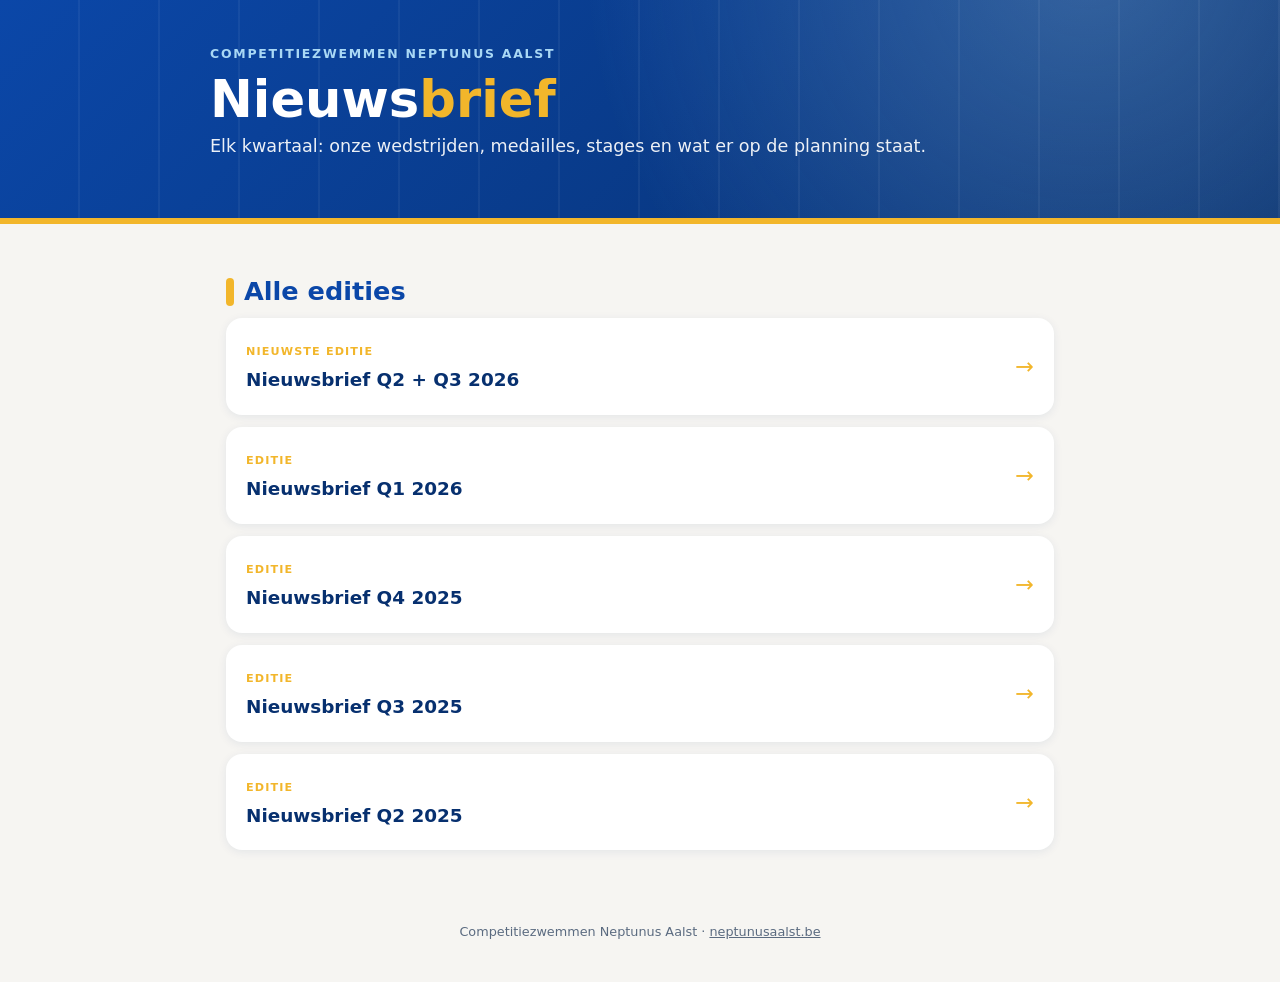
<file: index.html>
<!DOCTYPE html>
<html lang="nl">
<head>
<meta charset="utf-8">
<meta name="viewport" content="width=device-width, initial-scale=1">
<title>Nieuwsbrieven – Competitiezwemmen Neptunus Aalst</title>
<meta name="description" content="Alle nieuwsbrieven van de competitiezwemmers van Neptunus Aalst.">
<meta property="og:title" content="Nieuwsbrieven – Competitiezwemmen Neptunus Aalst">
<meta property="og:description" content="Alle edities van de nieuwsbrief van de competitiezwemmers.">
<meta property="og:image" content="https://eloc16.github.io/nieuwsbrief-zna/assets/deelbeeld.png">
<link rel="icon" href="assets/favicon.svg">
<link rel="stylesheet" href="assets/style.css">
</head>
<body>
<header class="hero"><div class="hero-inner">
  <div class="club">Competitiezwemmen Neptunus Aalst</div>
  <h1>Nieuws<span class="accent">brief</span></h1>
  <p class="ondertitel">Elk kwartaal: onze wedstrijden, medailles, stages en wat er op de planning staat.</p>
</div></header>
<main>
  <section class="blok">
    <h2 class="sectietitel">Alle edities</h2>
    <div class="archief-lijst" id="archief"><p>Laden…</p></div>
  </section>
</main>
<footer>Competitiezwemmen Neptunus Aalst · <a href="https://www.neptunusaalst.be" target="_blank" rel="noopener">neptunusaalst.be</a></footer>
<script>
fetch("edities.json", { cache: "no-cache" }).then(r => r.json()).then(lijst => {
  const esc = s => String(s).replace(/[&<>"]/g, c => ({ "&": "&amp;", "<": "&lt;", ">": "&gt;", '"': "&quot;" }[c]));
  document.getElementById("archief").innerHTML = lijst.map((e, i) =>
    `<a class="kaart" href="edities/${esc(e.code)}/"><div><div class="tag">${i === 0 ? "Nieuwste editie" : "Editie"}</div>
     <h3>Nieuwsbrief ${esc(e.periode)}</h3></div><span class="pijl">→</span></a>`).join("");
});
</script>
</body>
</html>
</file>
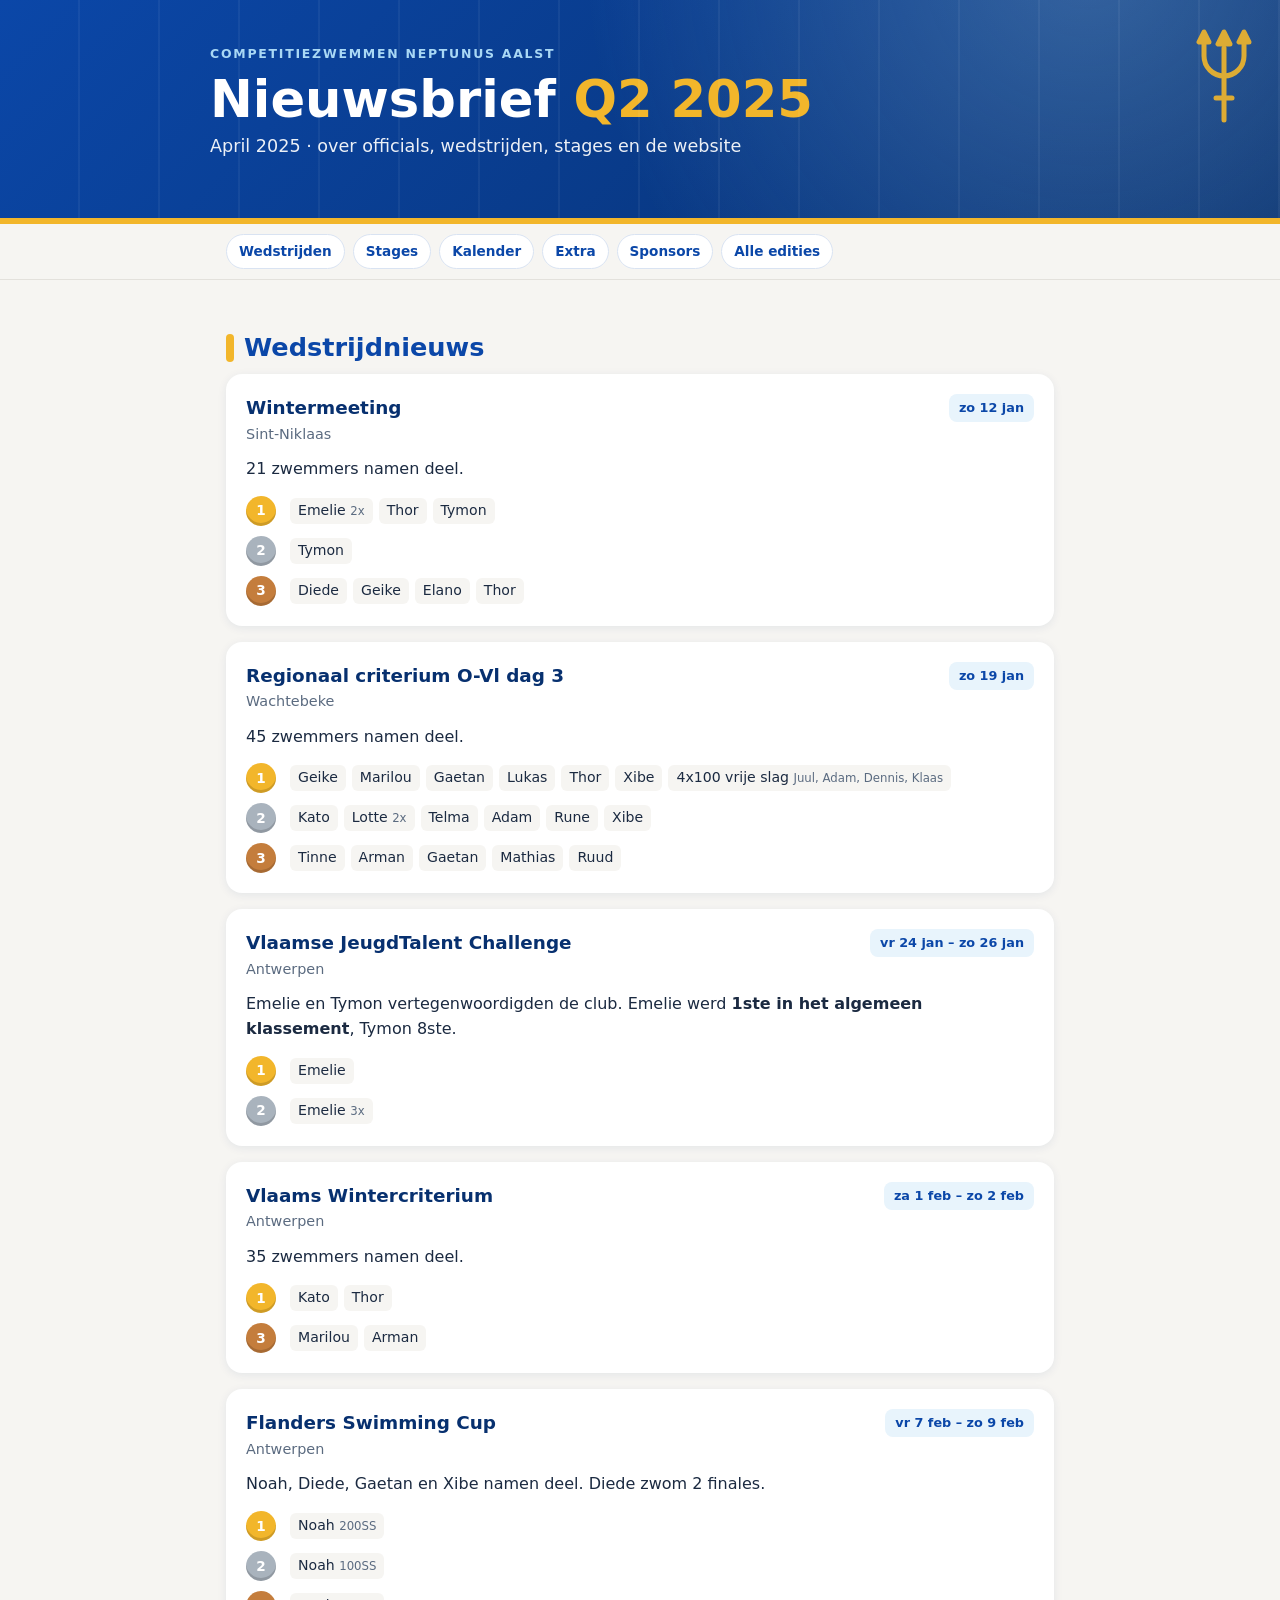
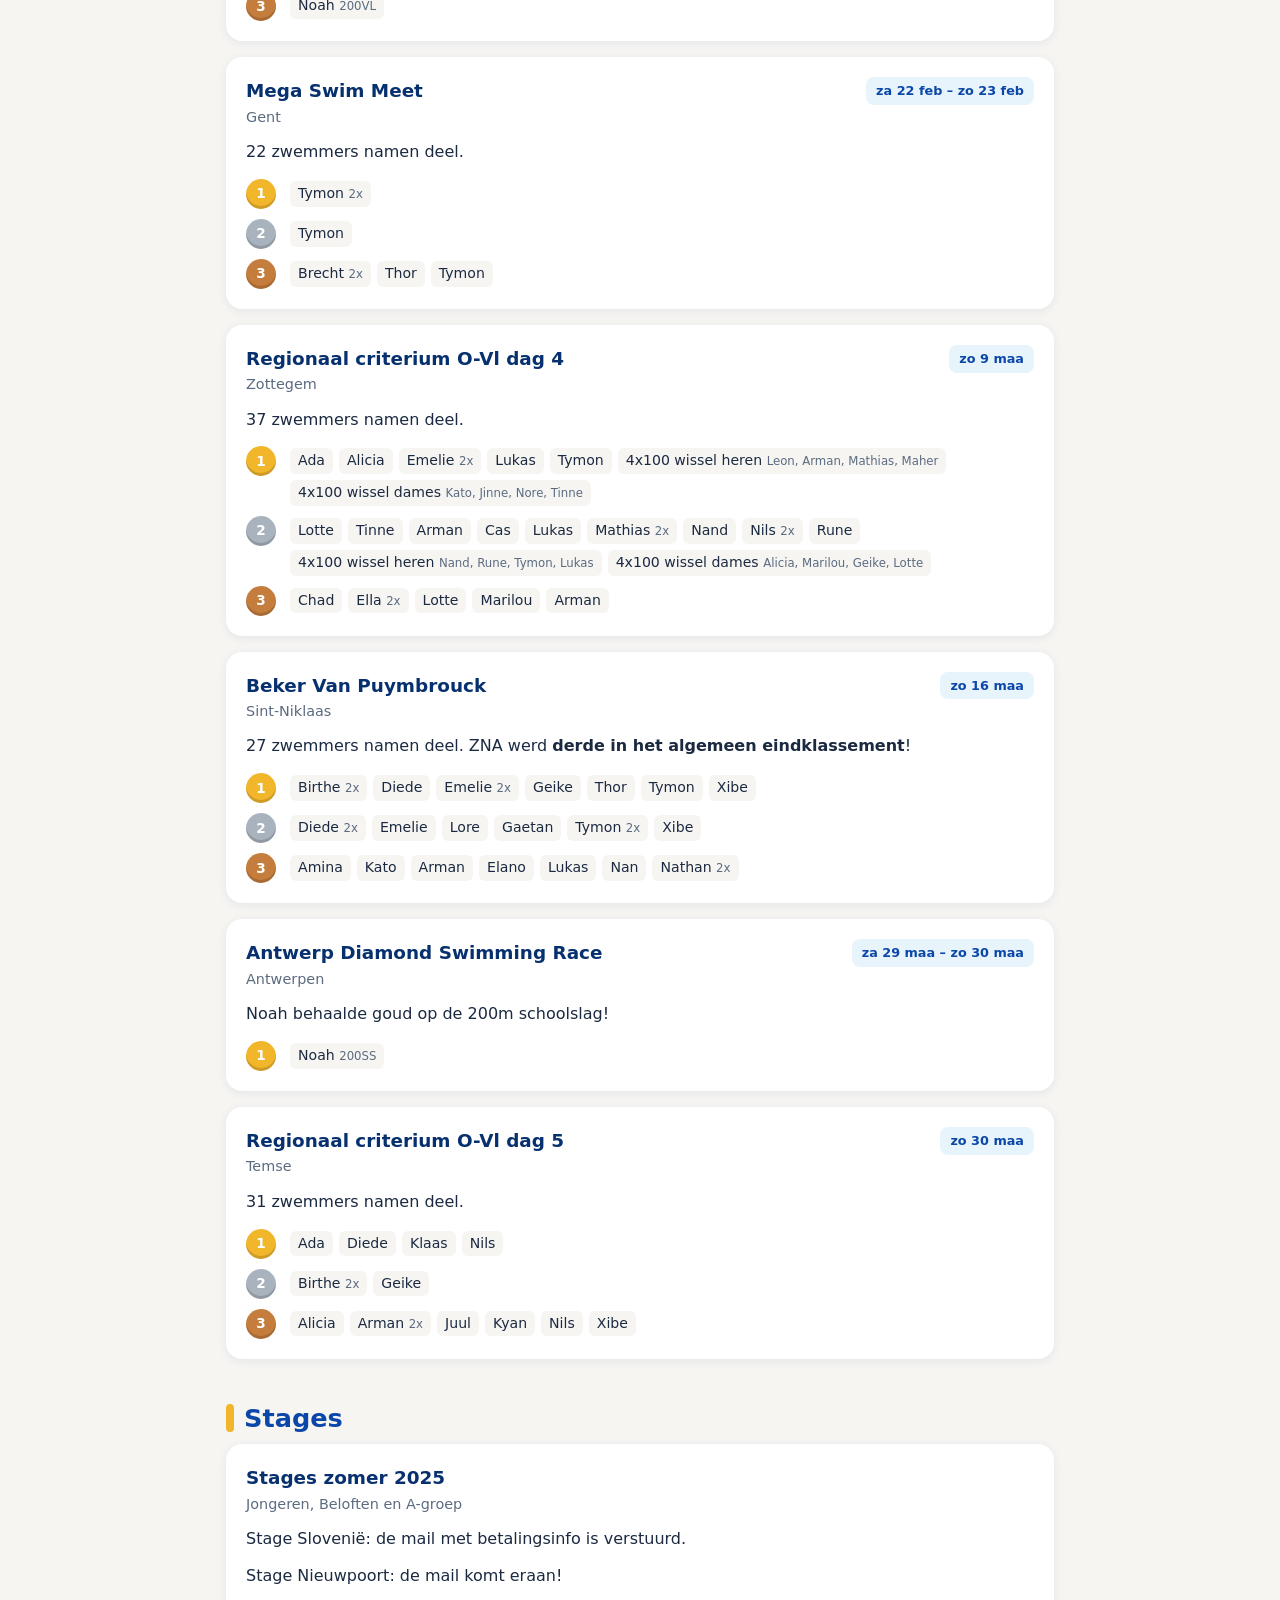
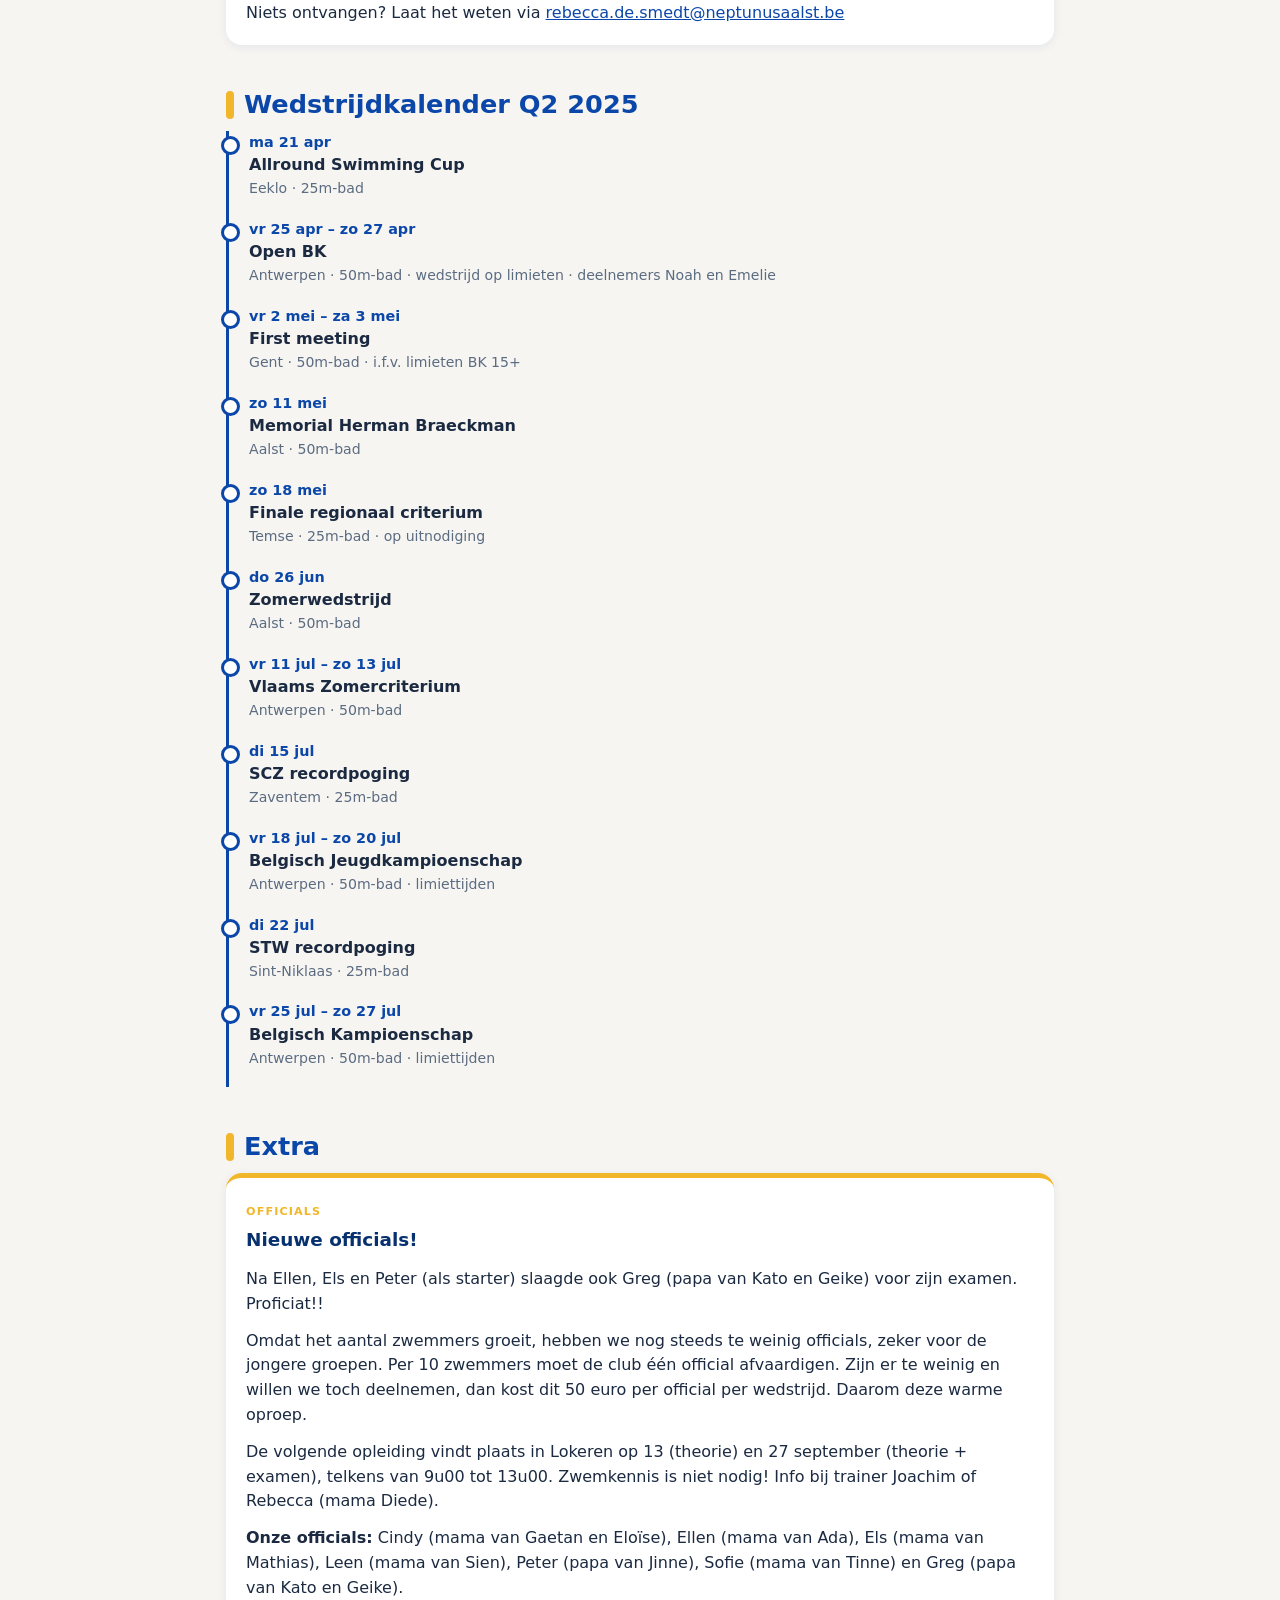
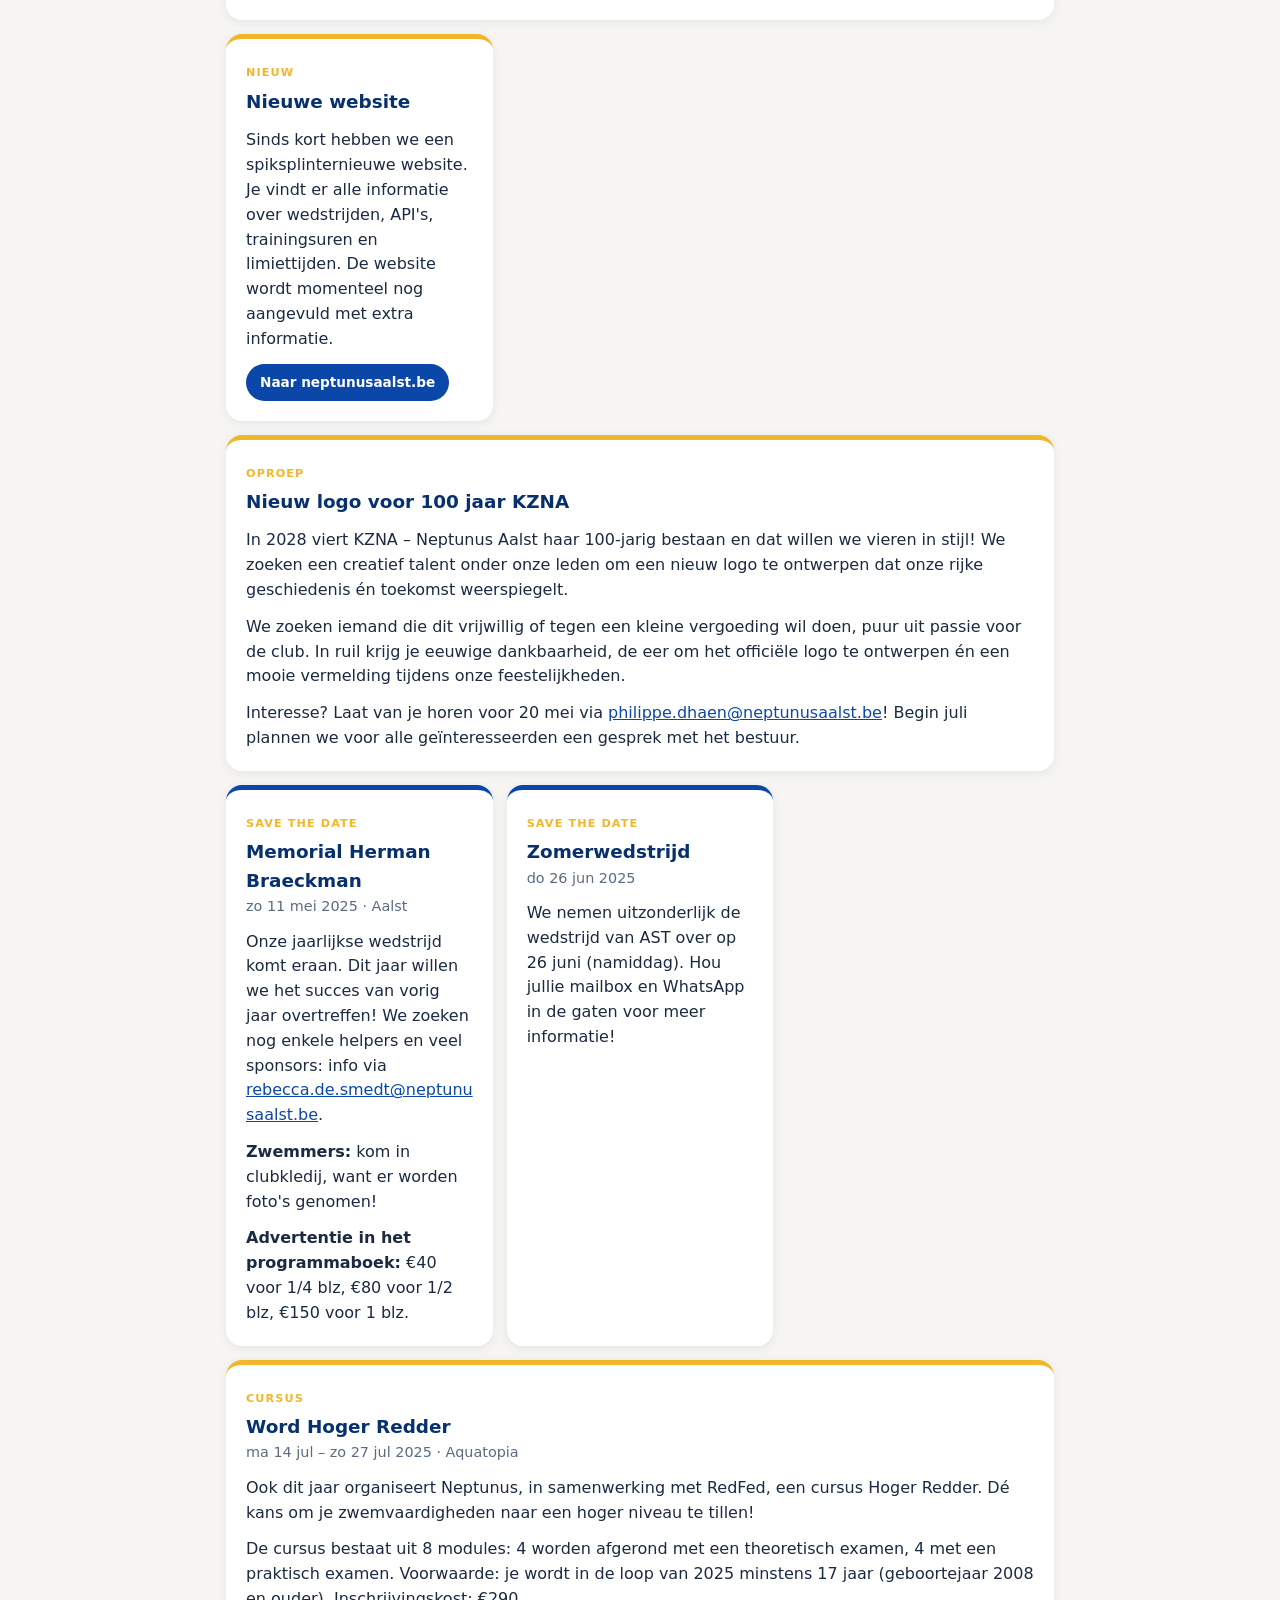
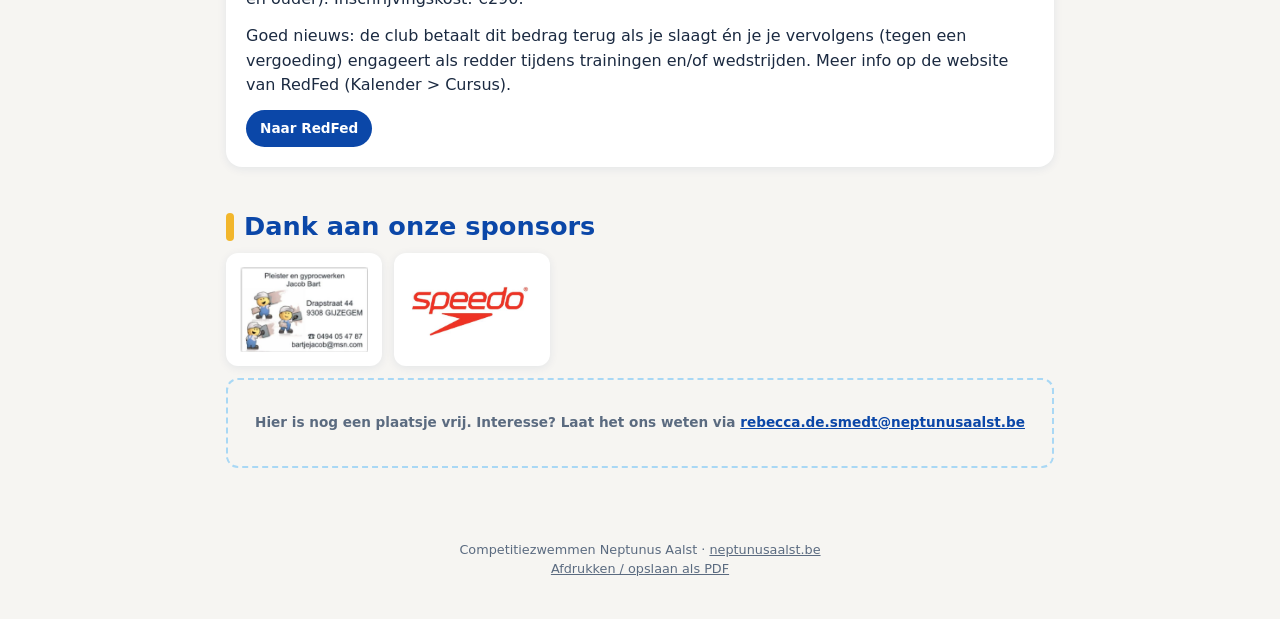
<file: edities/2025-q2/index.html>
<!DOCTYPE html>
<html lang="nl">
<head>
<meta charset="utf-8">
<meta name="viewport" content="width=device-width, initial-scale=1">
<title>Nieuwsbrief Q2 2025 – Competitiezwemmen Neptunus Aalst</title>
<meta name="description" content="Wedstrijden, medailles, stages en de kalender van de competitiezwemmers van Neptunus Aalst.">
<meta property="og:title" content="Nieuwsbrief Q2 2025 – Competitiezwemmen Neptunus Aalst">
<meta property="og:description" content="Wedstrijden, medailles, stages en de kalender van de competitiezwemmers.">
<meta property="og:type" content="article">
<meta property="og:url" content="https://eloc16.github.io/nieuwsbrief-zna/edities/2025-q2/">
<meta property="og:image" content="https://eloc16.github.io/nieuwsbrief-zna/assets/deelbeeld.png">
<link rel="icon" href="../../assets/favicon.svg">
<link rel="stylesheet" href="../../assets/style.css">
</head>
<body>
<main id="nieuwsbrief" data-src="data.json"><p style="padding:24px">Nieuwsbrief laden…</p></main>
<script src="../../assets/render.js"></script>
</body>
</html>
</file>
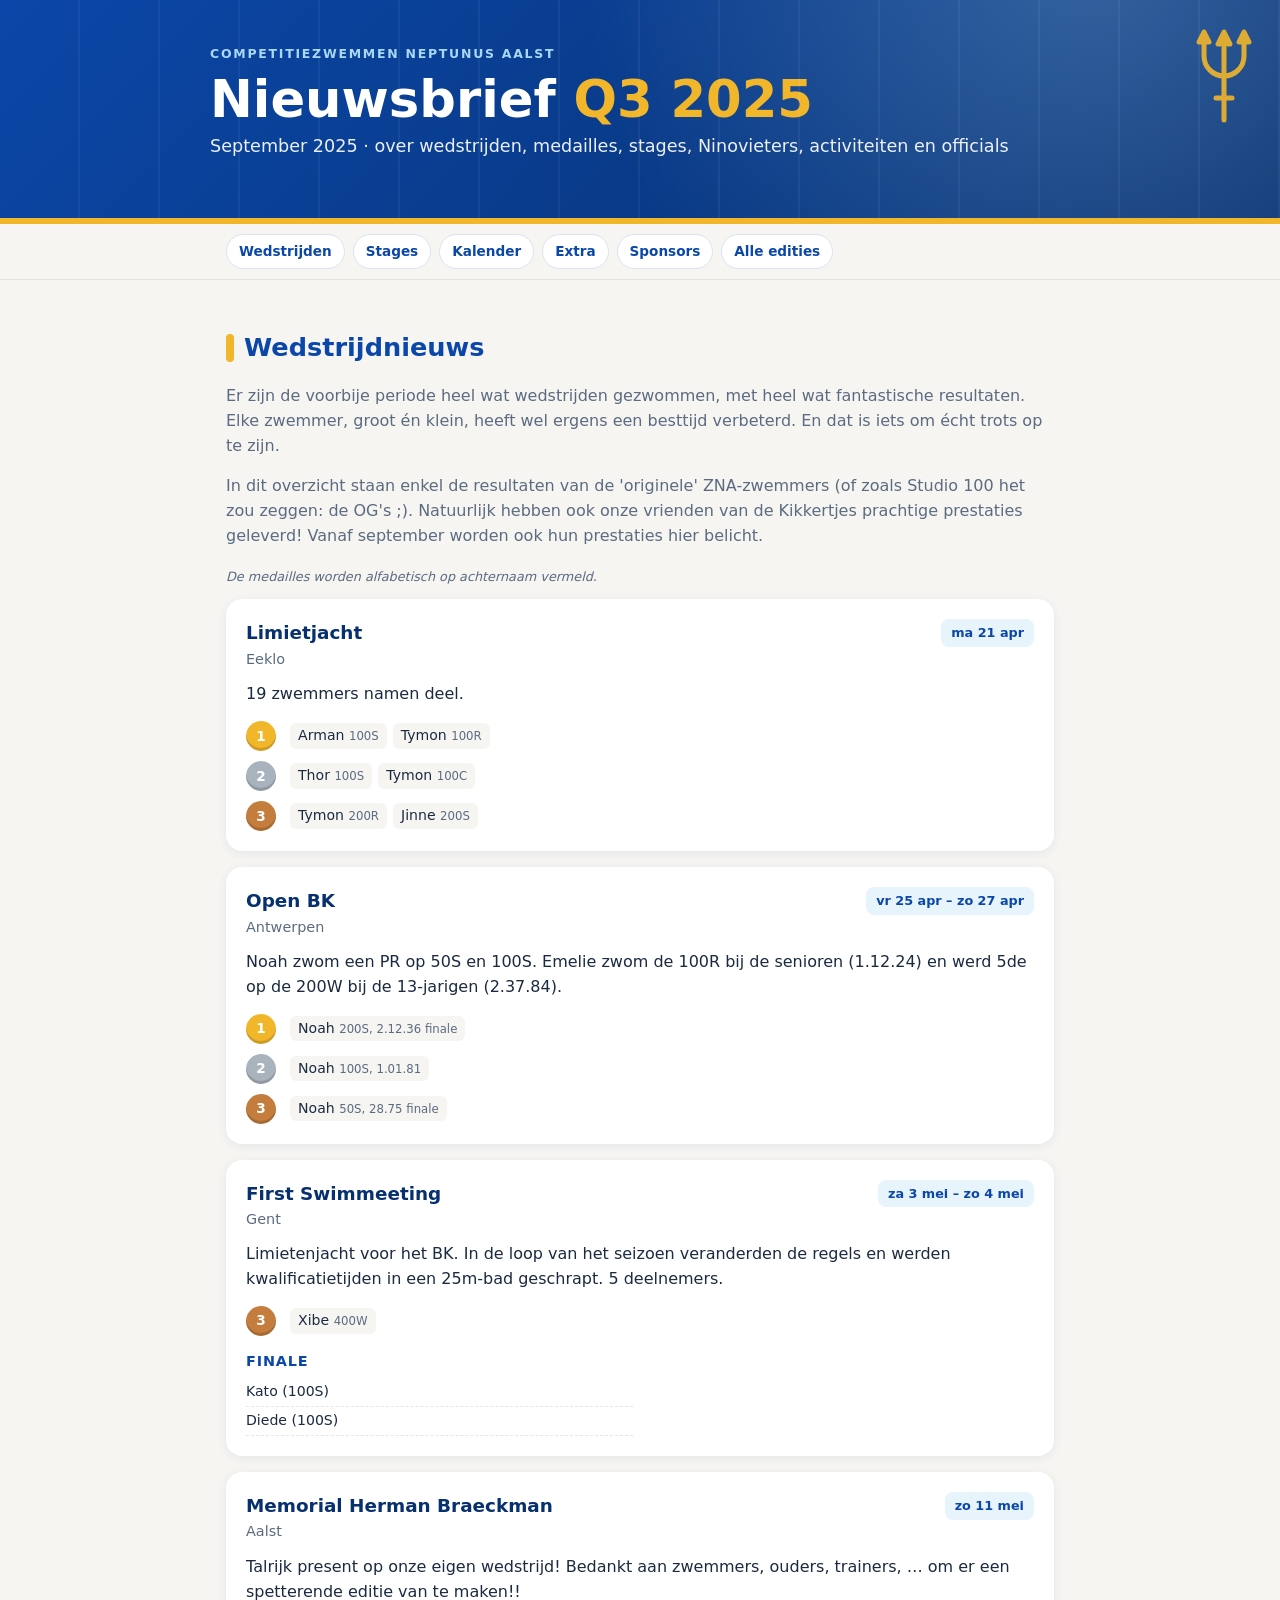
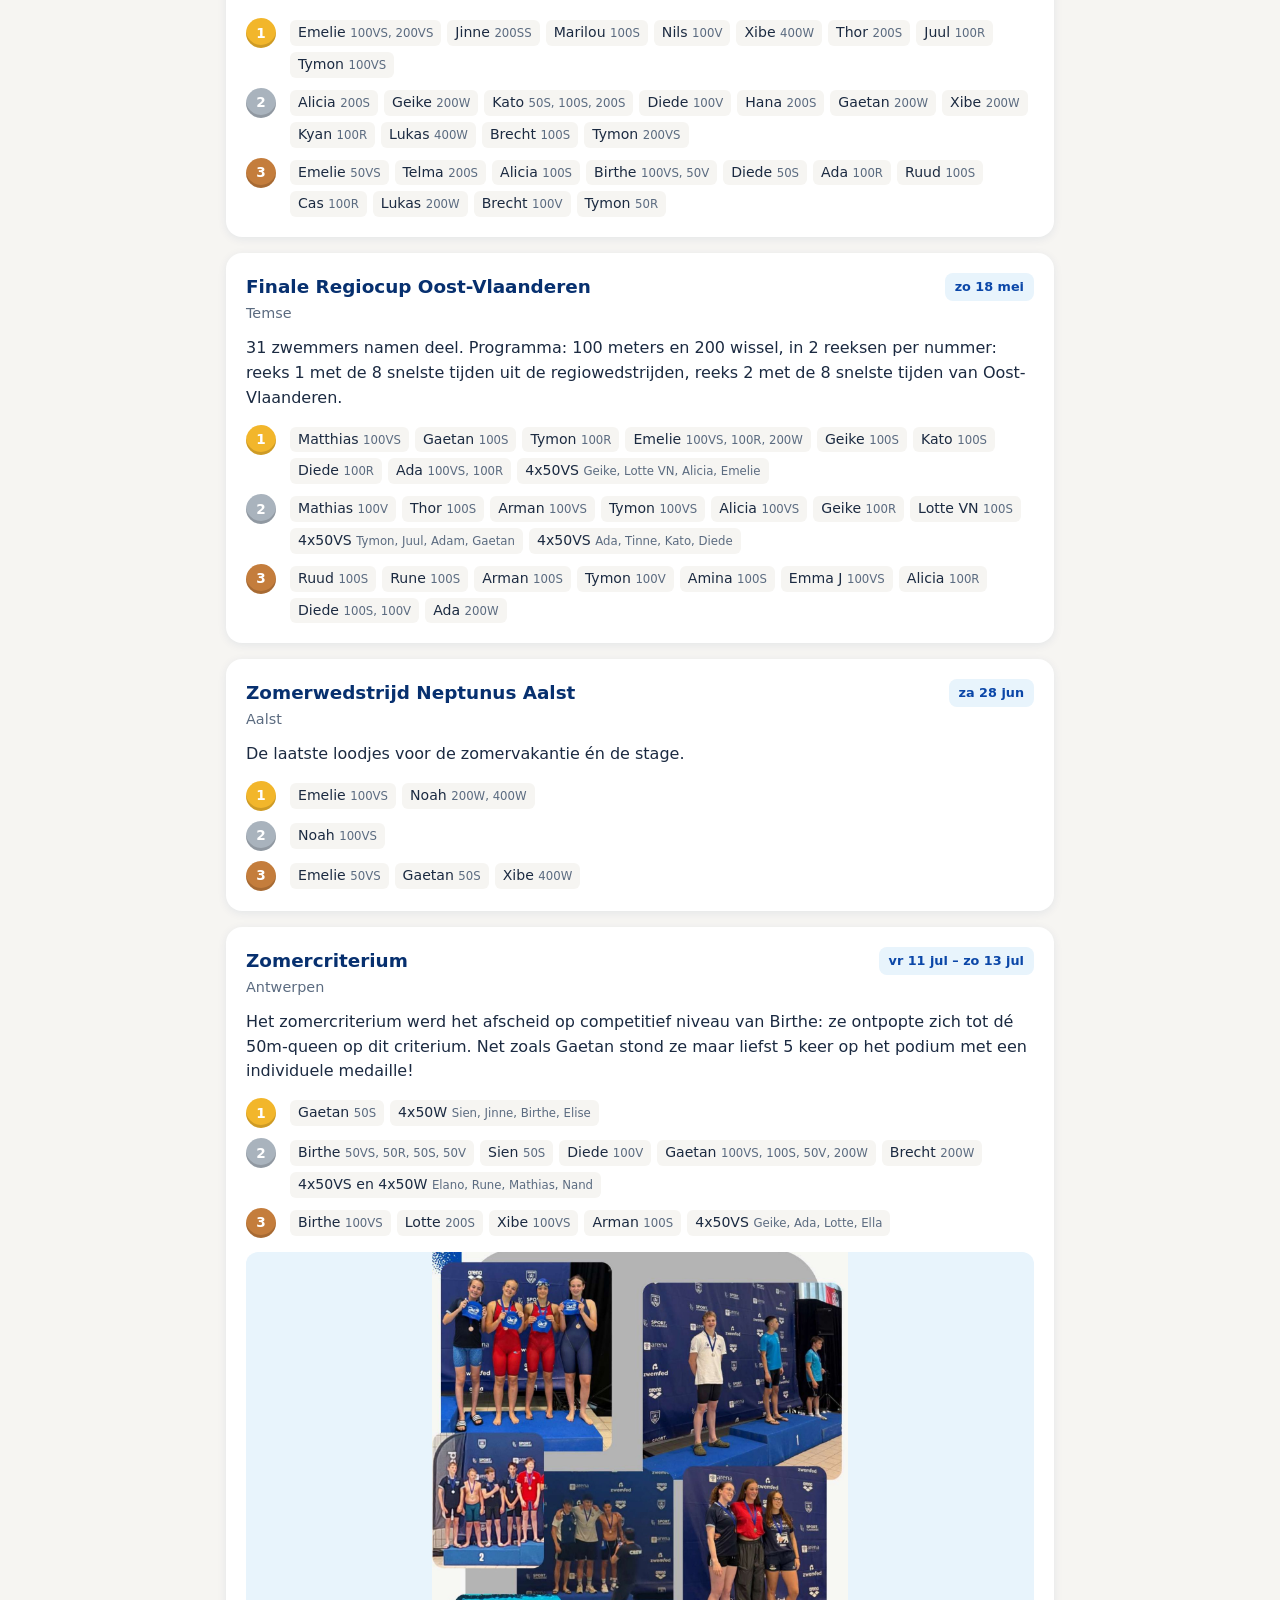
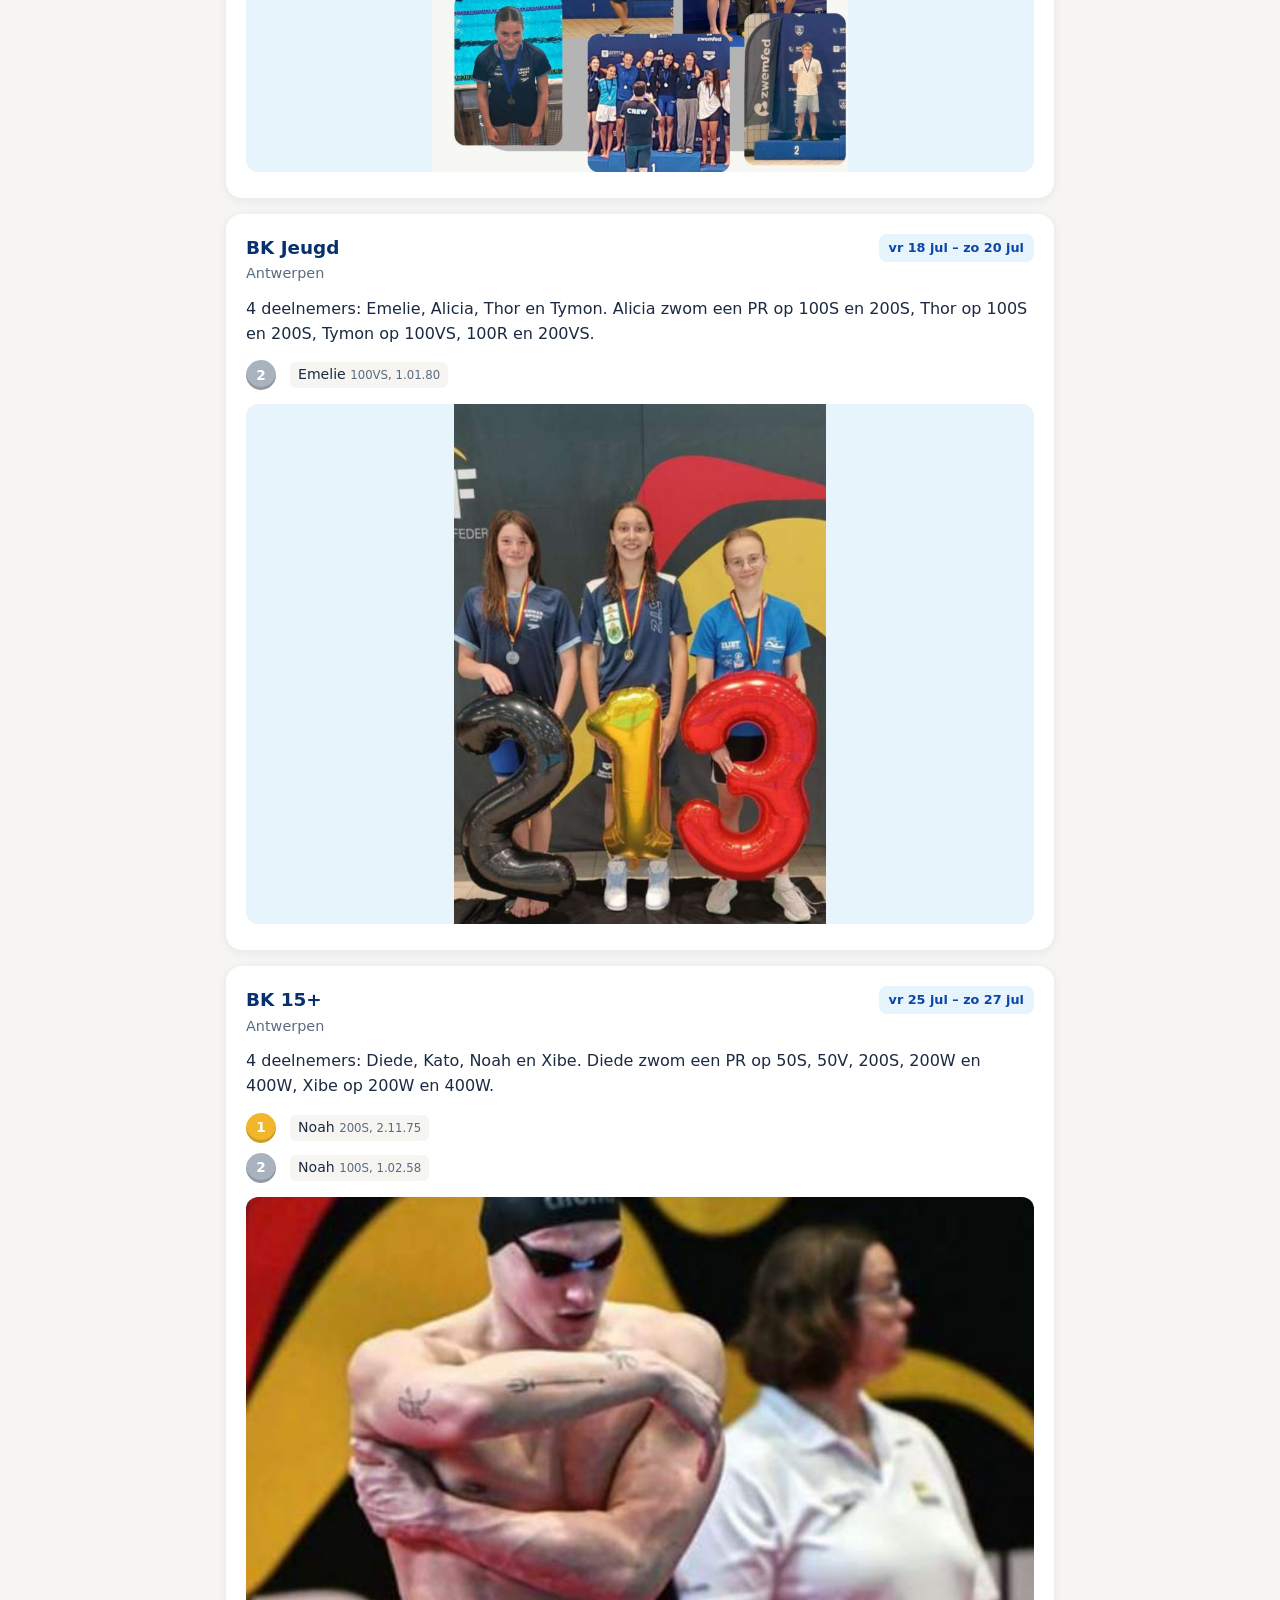
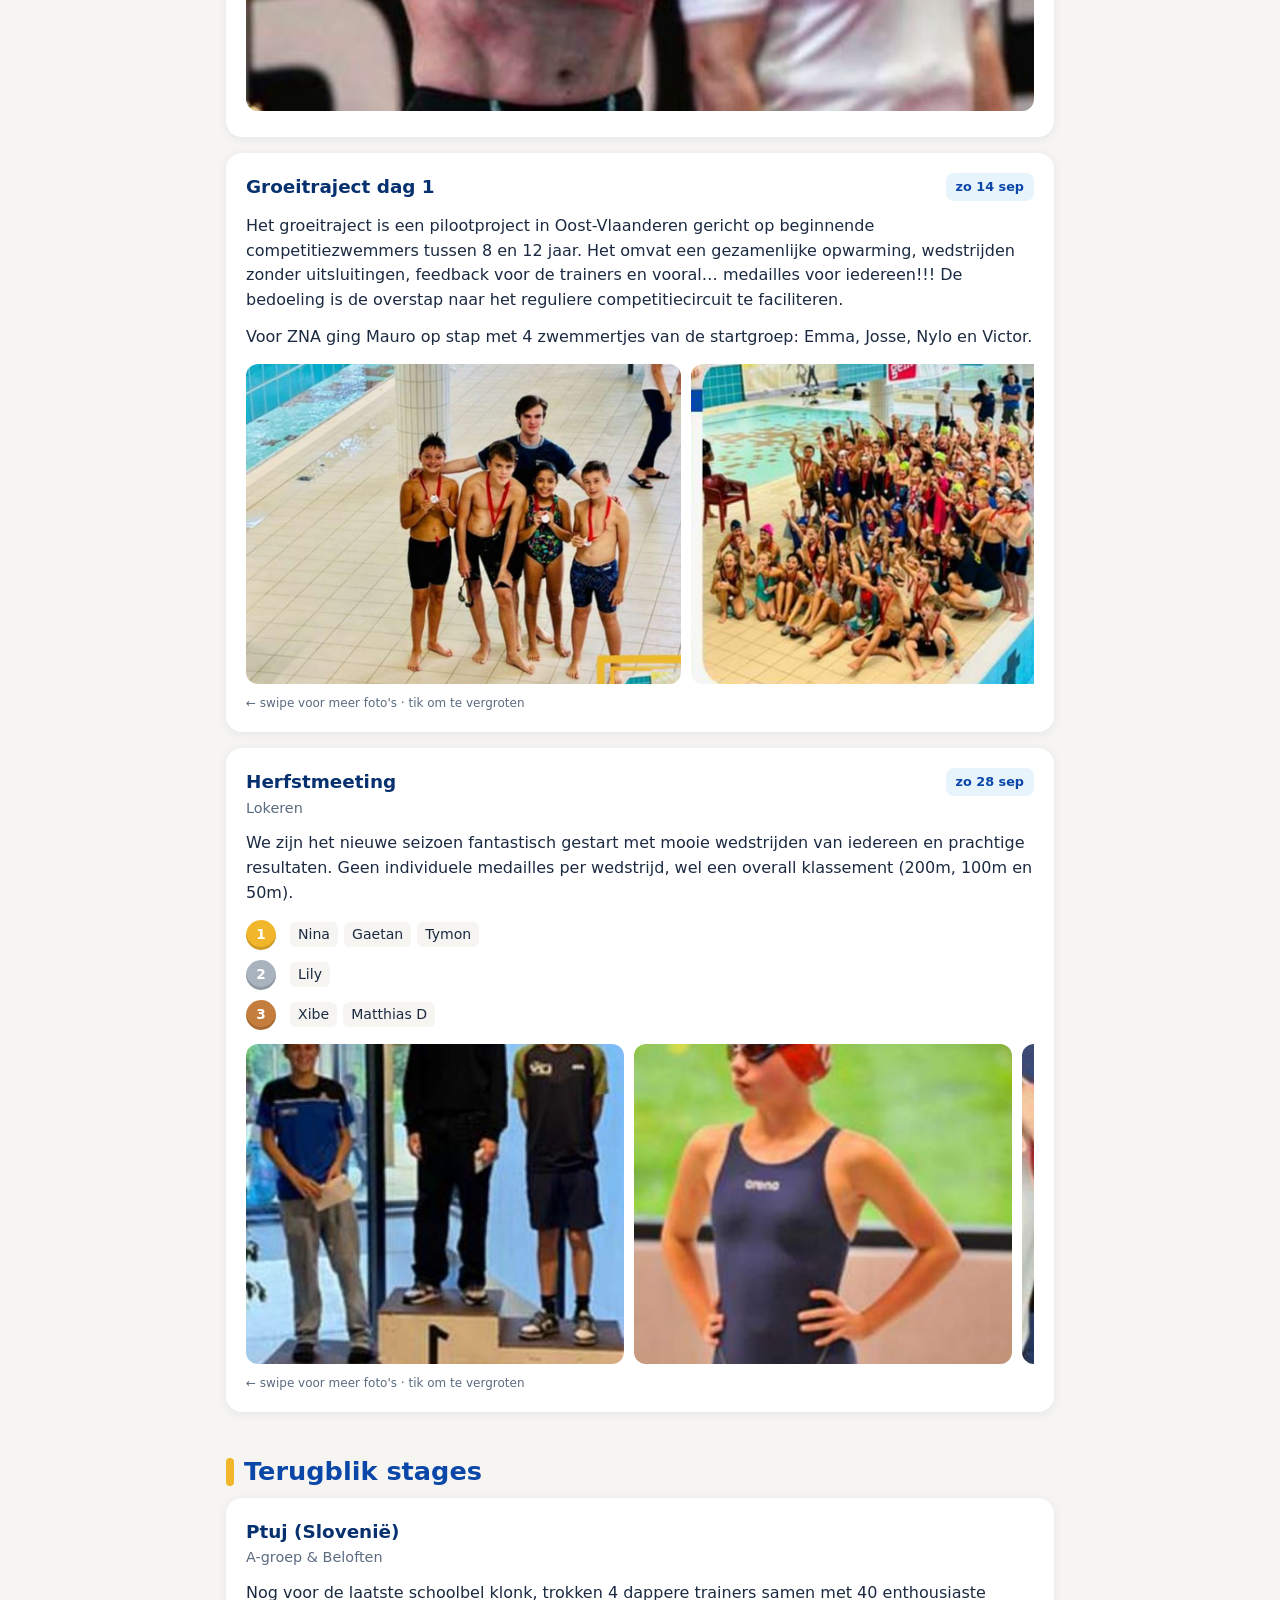
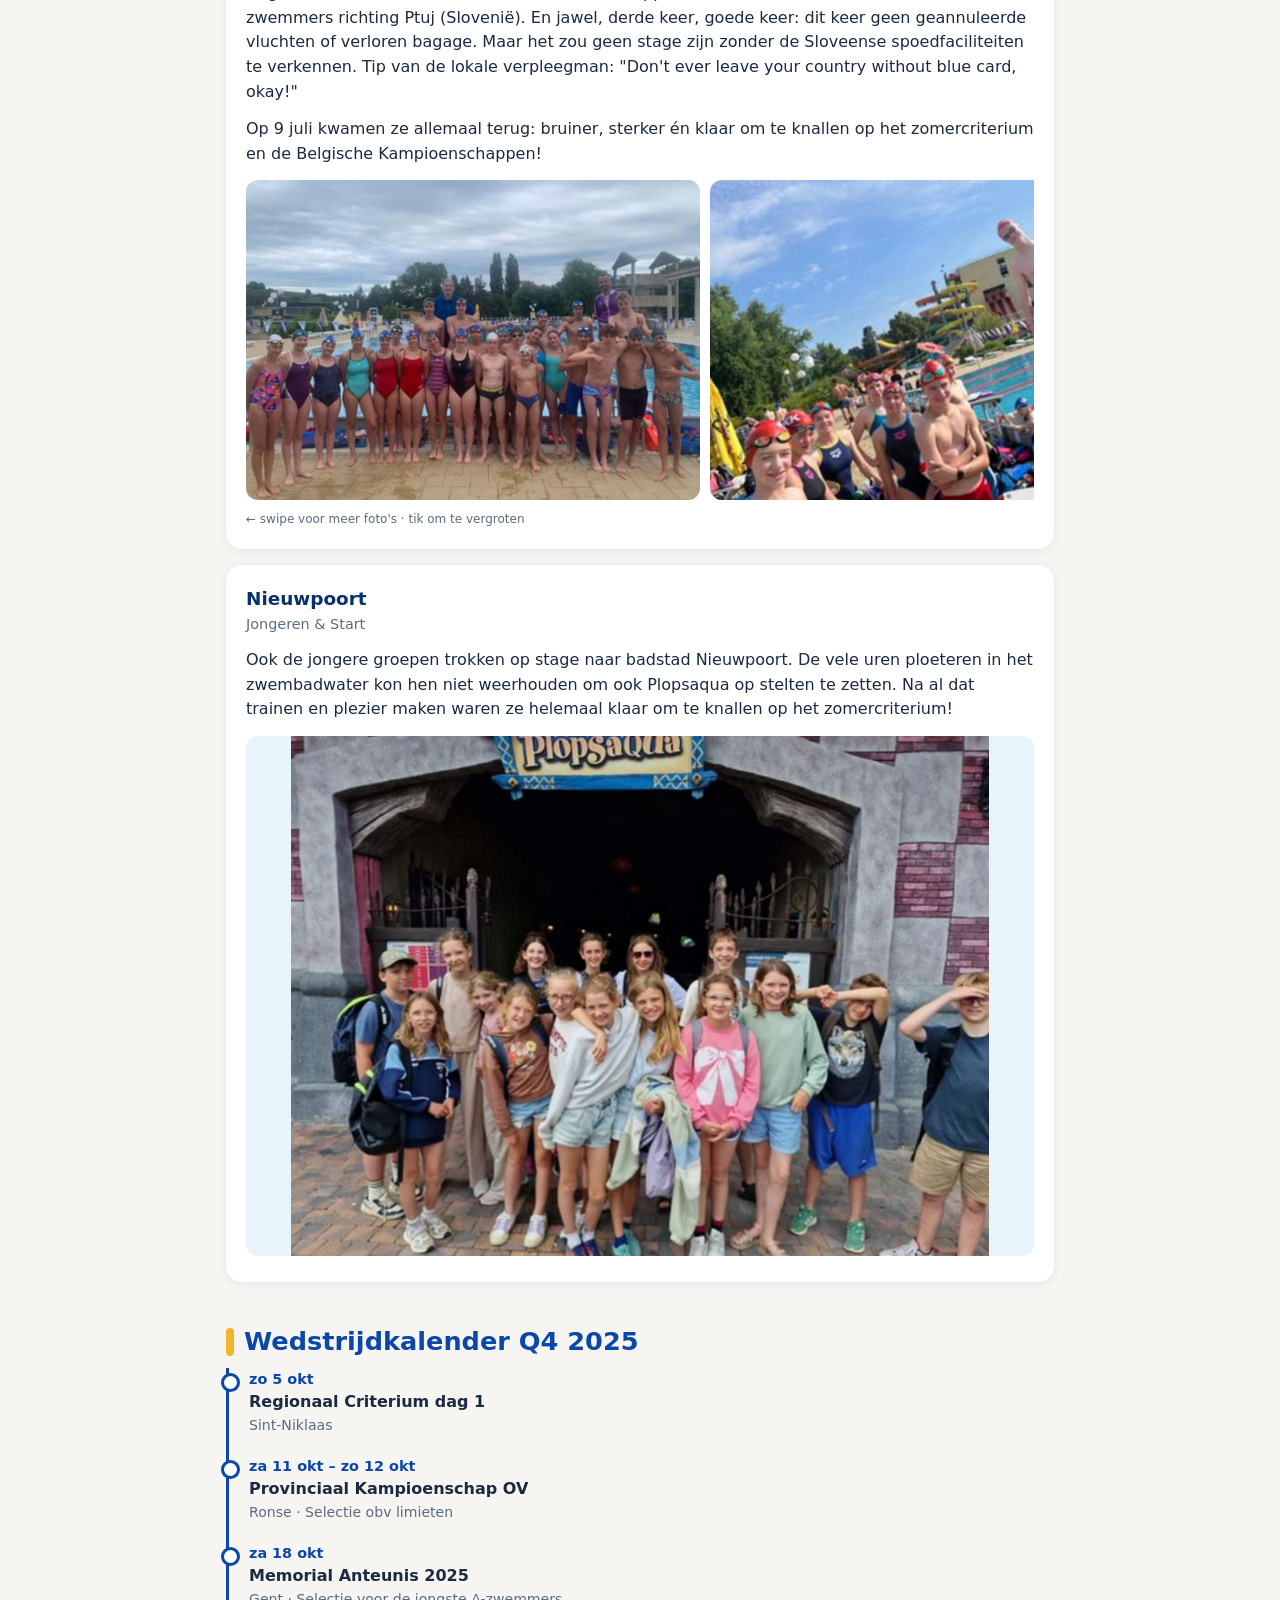
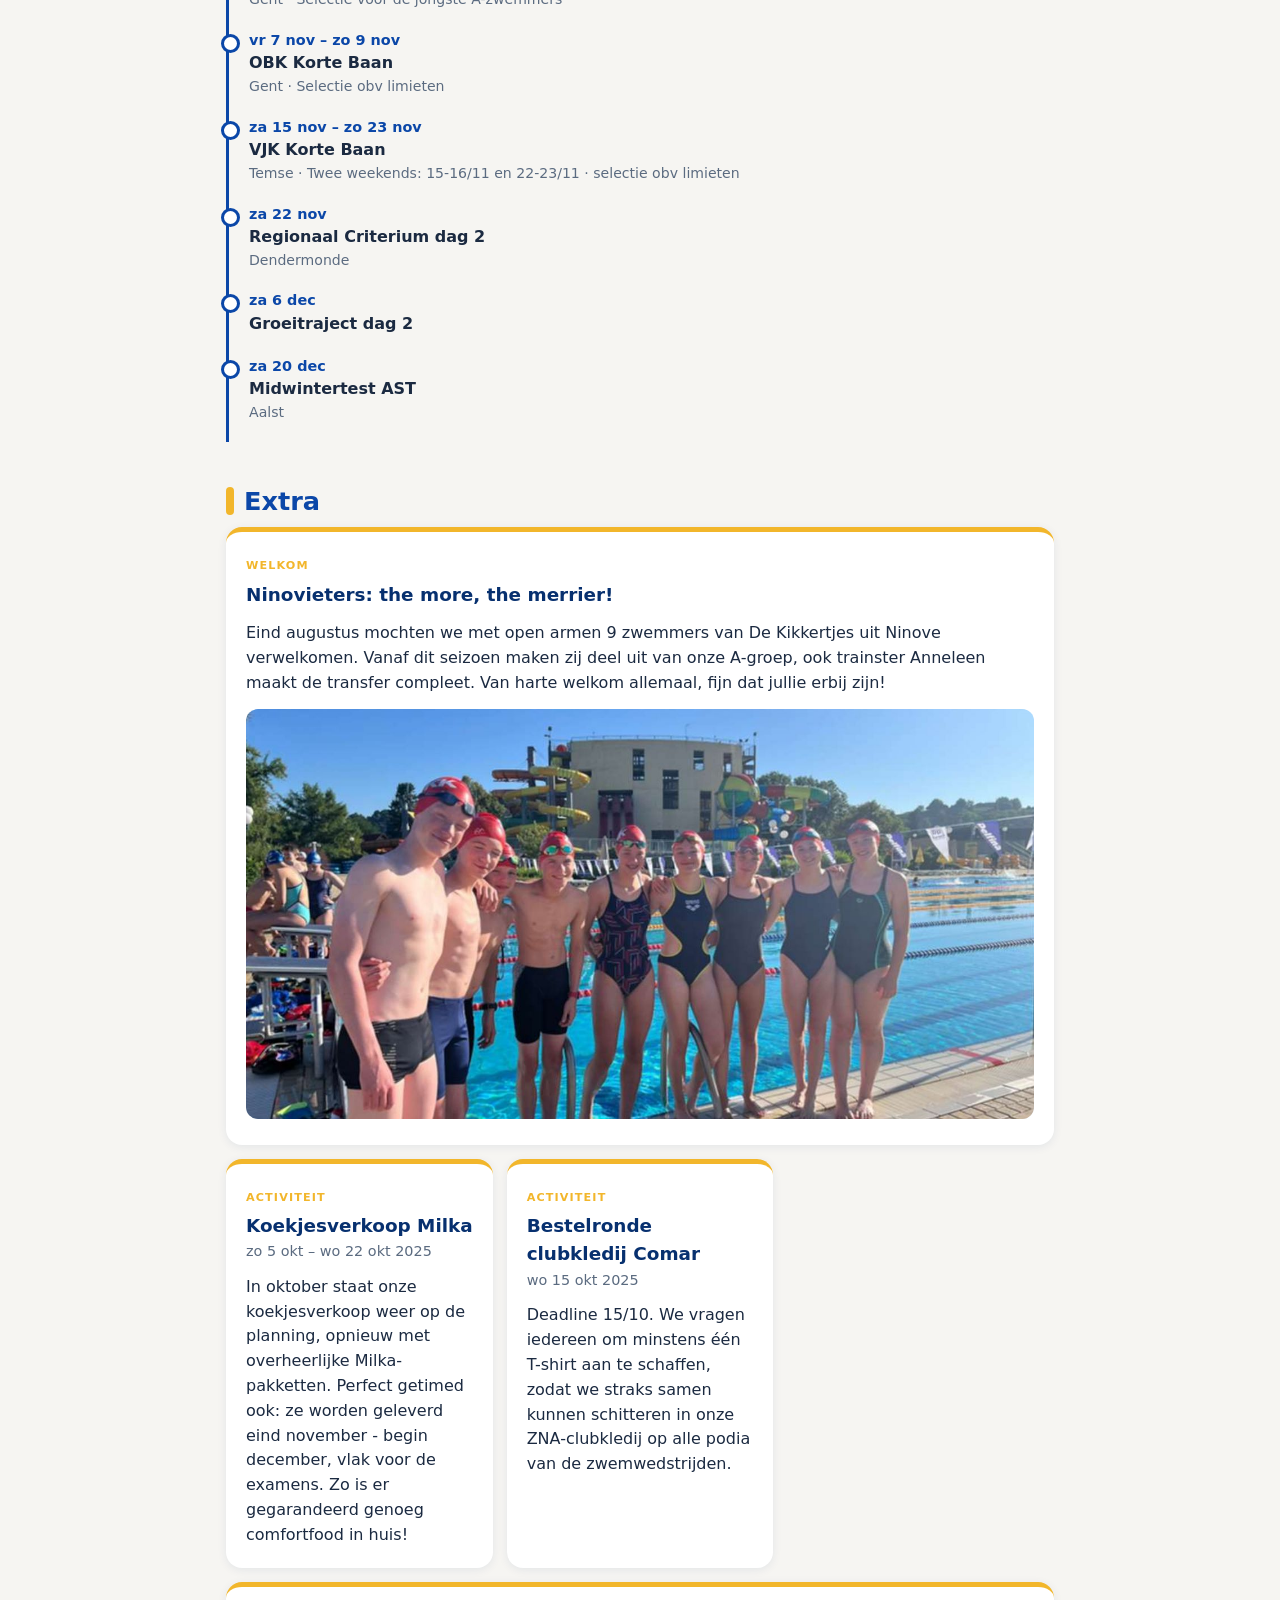
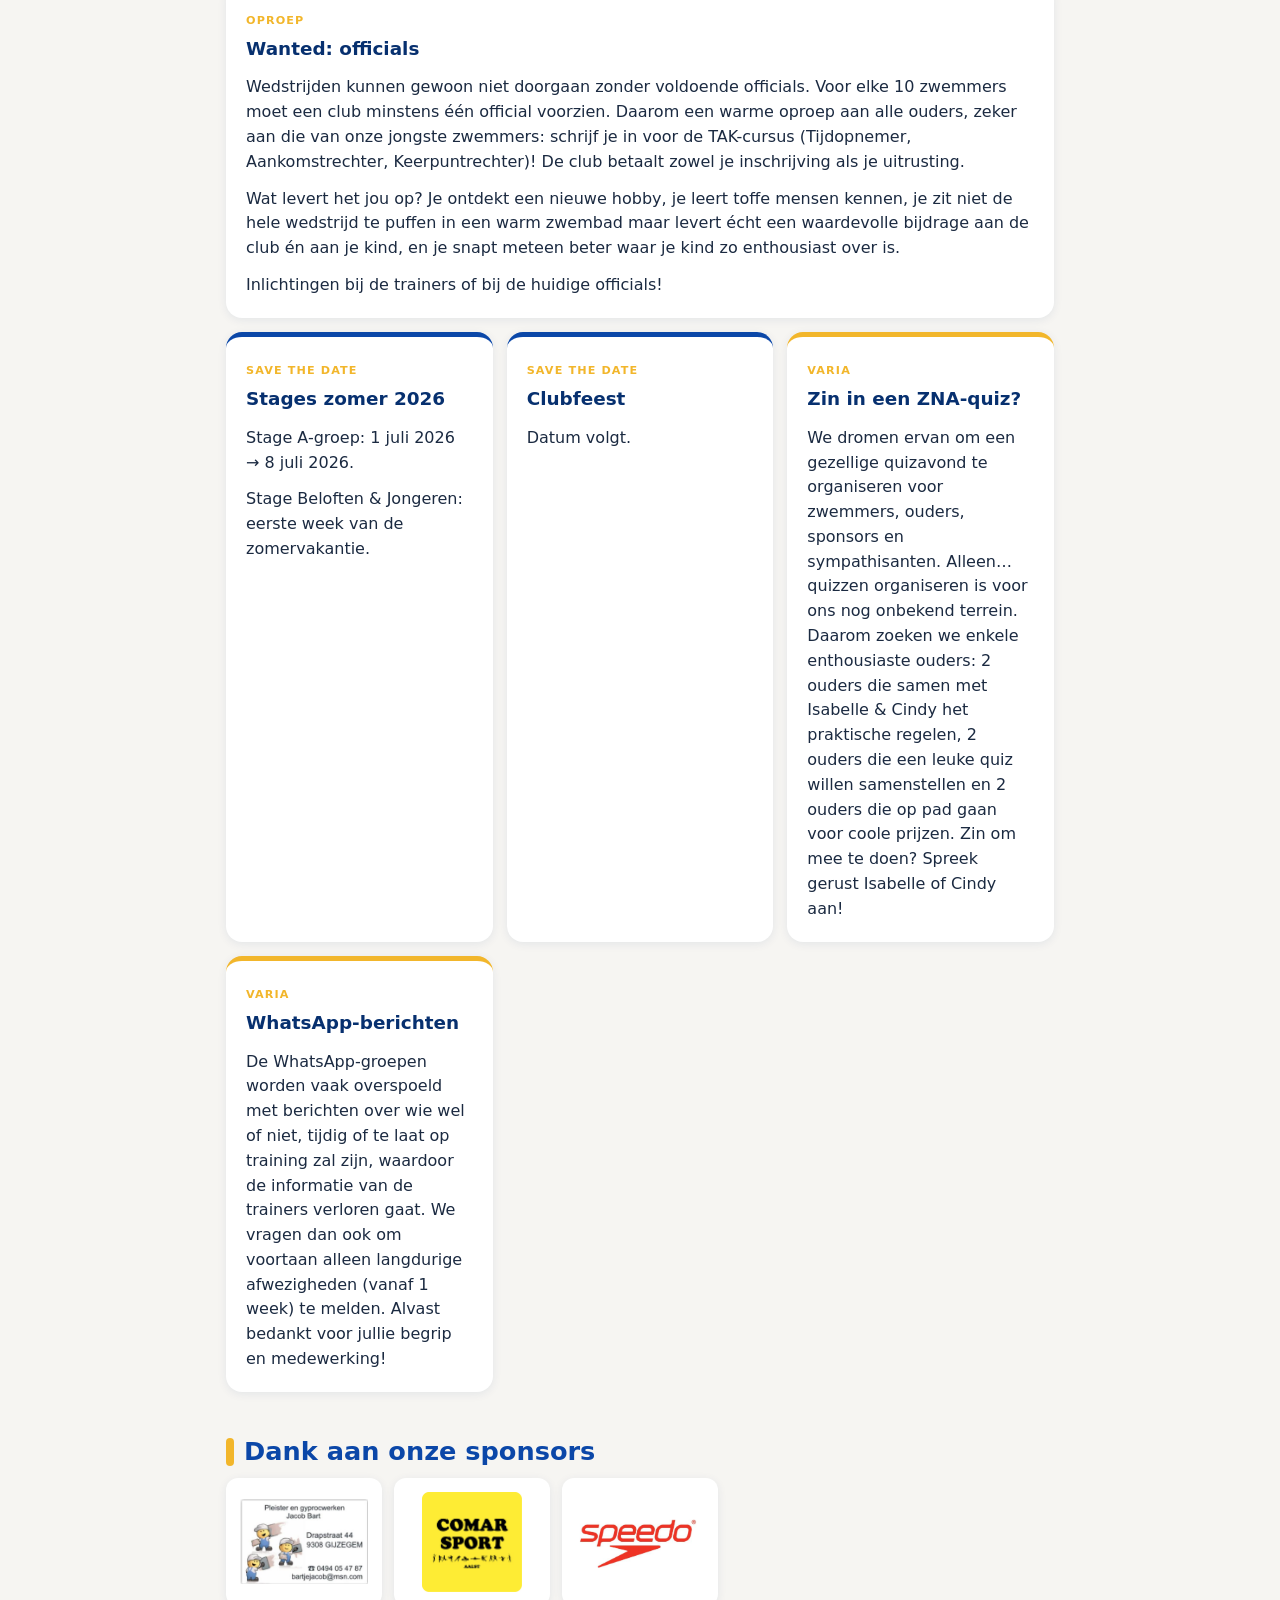
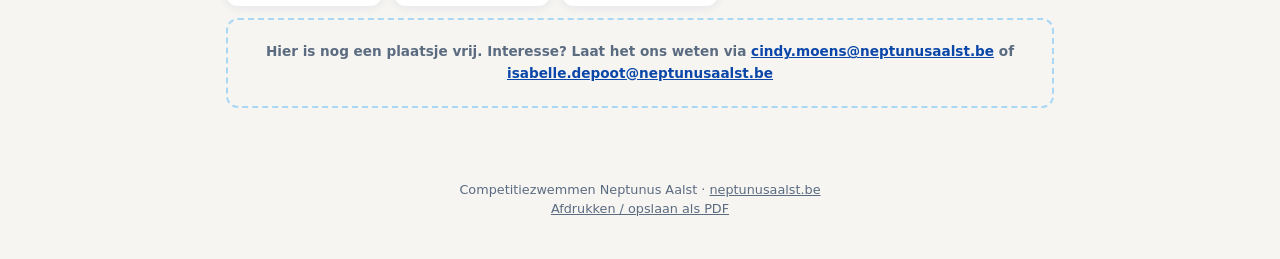
<file: edities/2025-q3/index.html>
<!DOCTYPE html>
<html lang="nl">
<head>
<meta charset="utf-8">
<meta name="viewport" content="width=device-width, initial-scale=1">
<title>Nieuwsbrief Q3 2025 – Competitiezwemmen Neptunus Aalst</title>
<meta name="description" content="Wedstrijden, medailles, stages en de kalender van de competitiezwemmers van Neptunus Aalst.">
<meta property="og:title" content="Nieuwsbrief Q3 2025 – Competitiezwemmen Neptunus Aalst">
<meta property="og:description" content="Wedstrijden, medailles, stages en de kalender van de competitiezwemmers.">
<meta property="og:type" content="article">
<meta property="og:url" content="https://eloc16.github.io/nieuwsbrief-zna/edities/2025-q3/">
<meta property="og:image" content="https://eloc16.github.io/nieuwsbrief-zna/assets/deelbeeld.png">
<link rel="icon" href="../../assets/favicon.svg">
<link rel="stylesheet" href="../../assets/style.css">
</head>
<body>
<main id="nieuwsbrief" data-src="data.json"><p style="padding:24px">Nieuwsbrief laden…</p></main>
<script src="../../assets/render.js"></script>
</body>
</html>
</file>
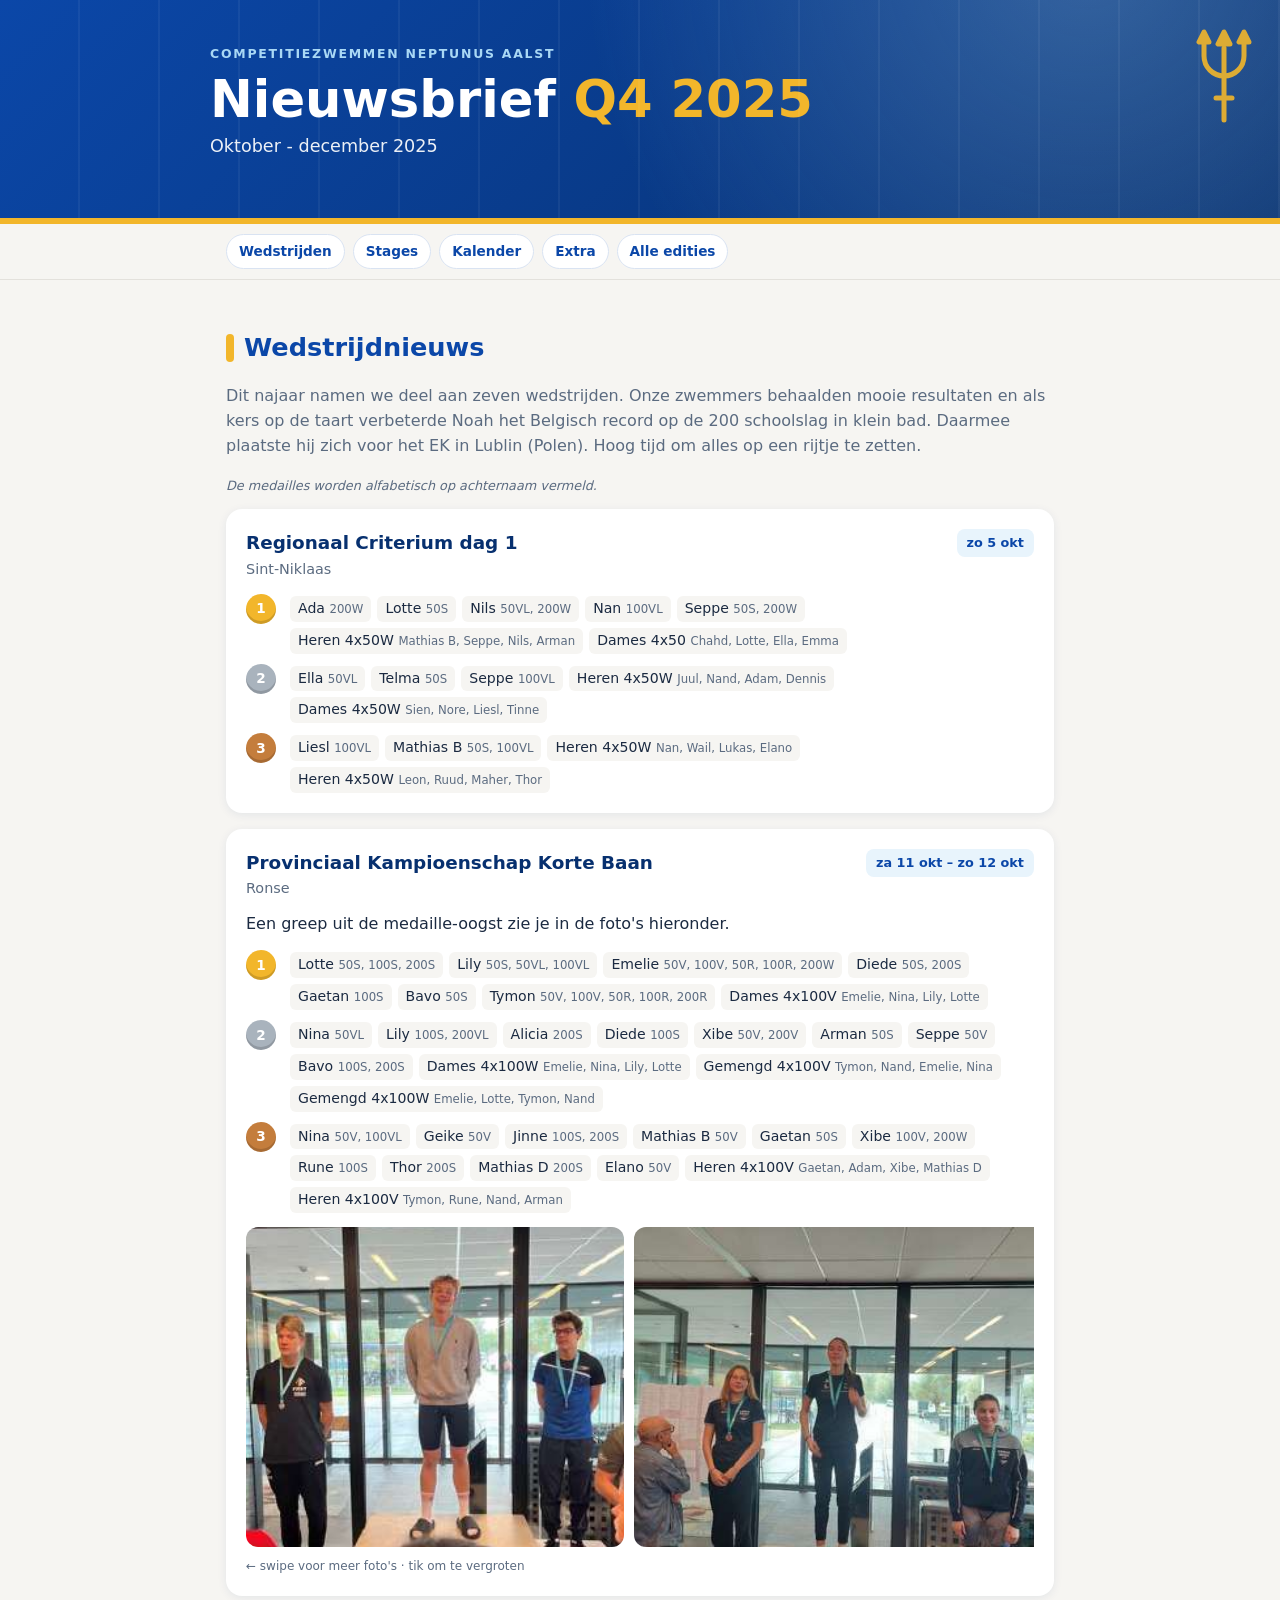
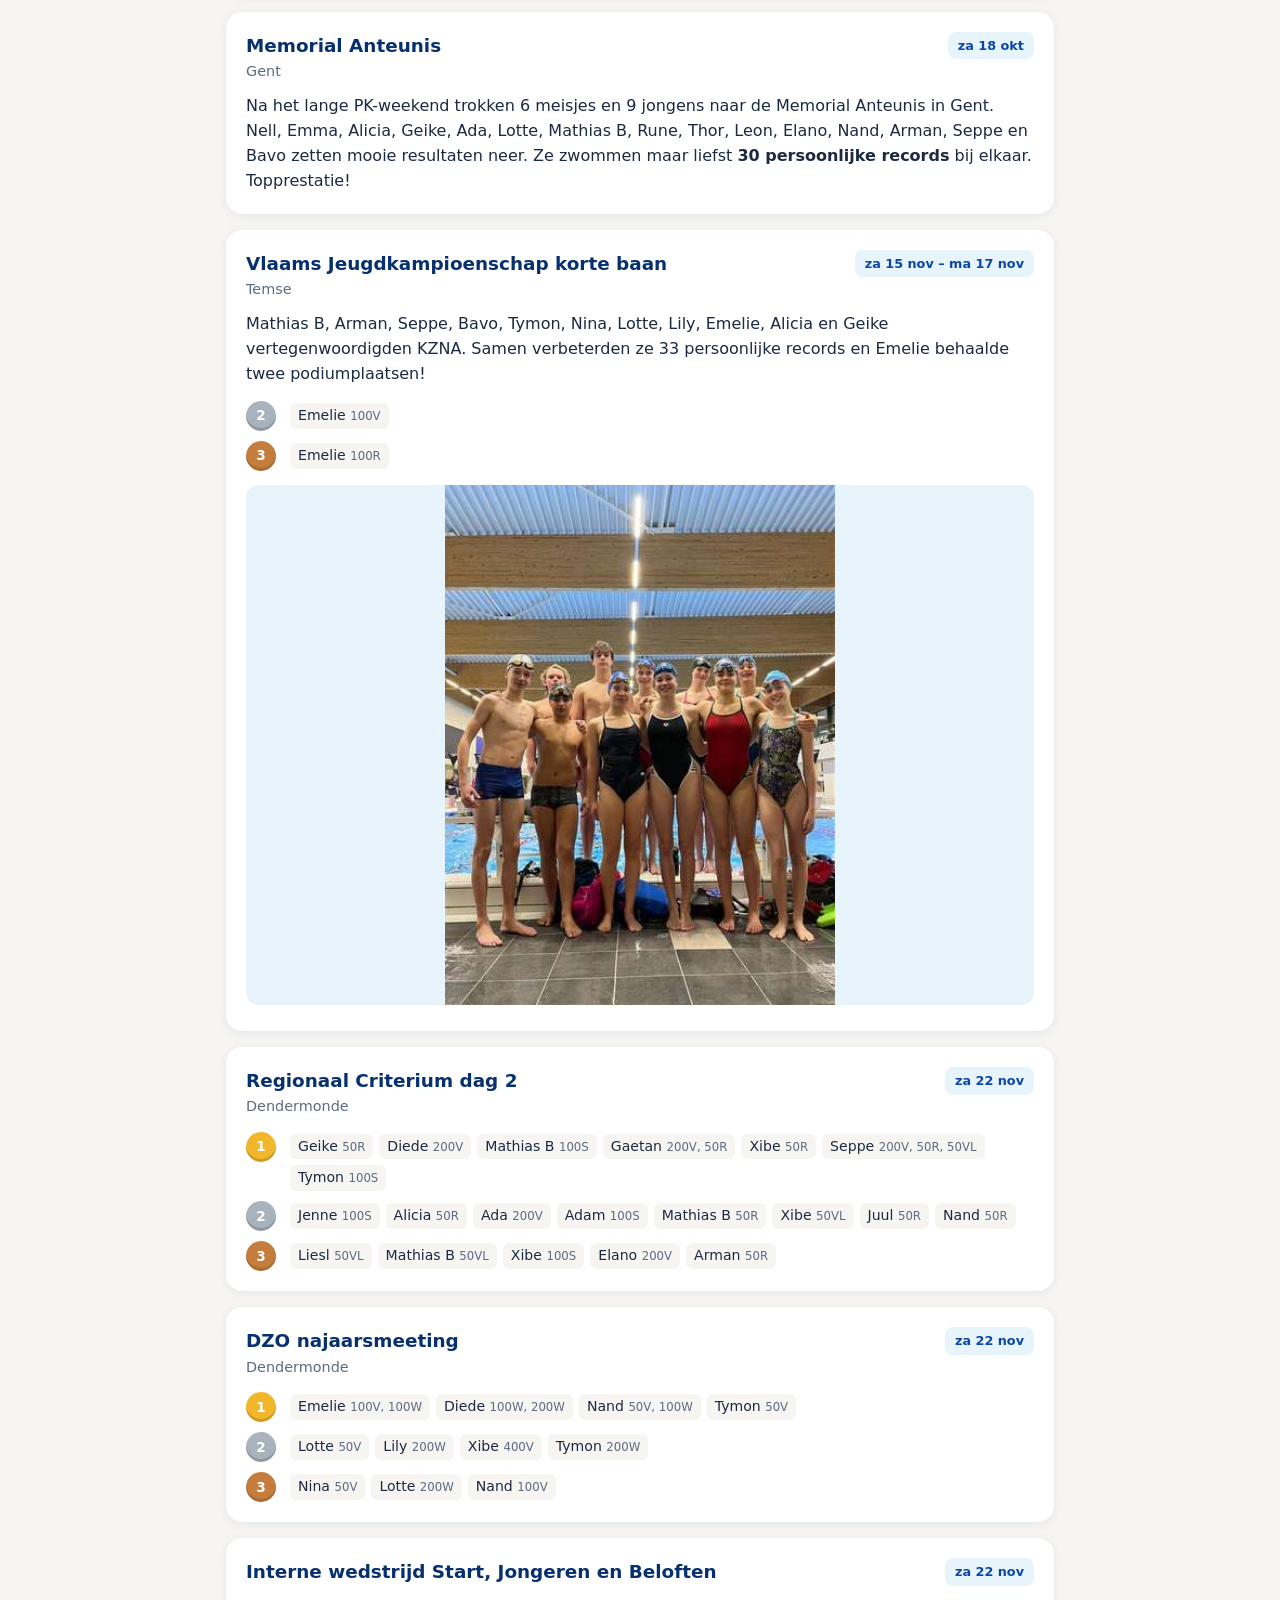
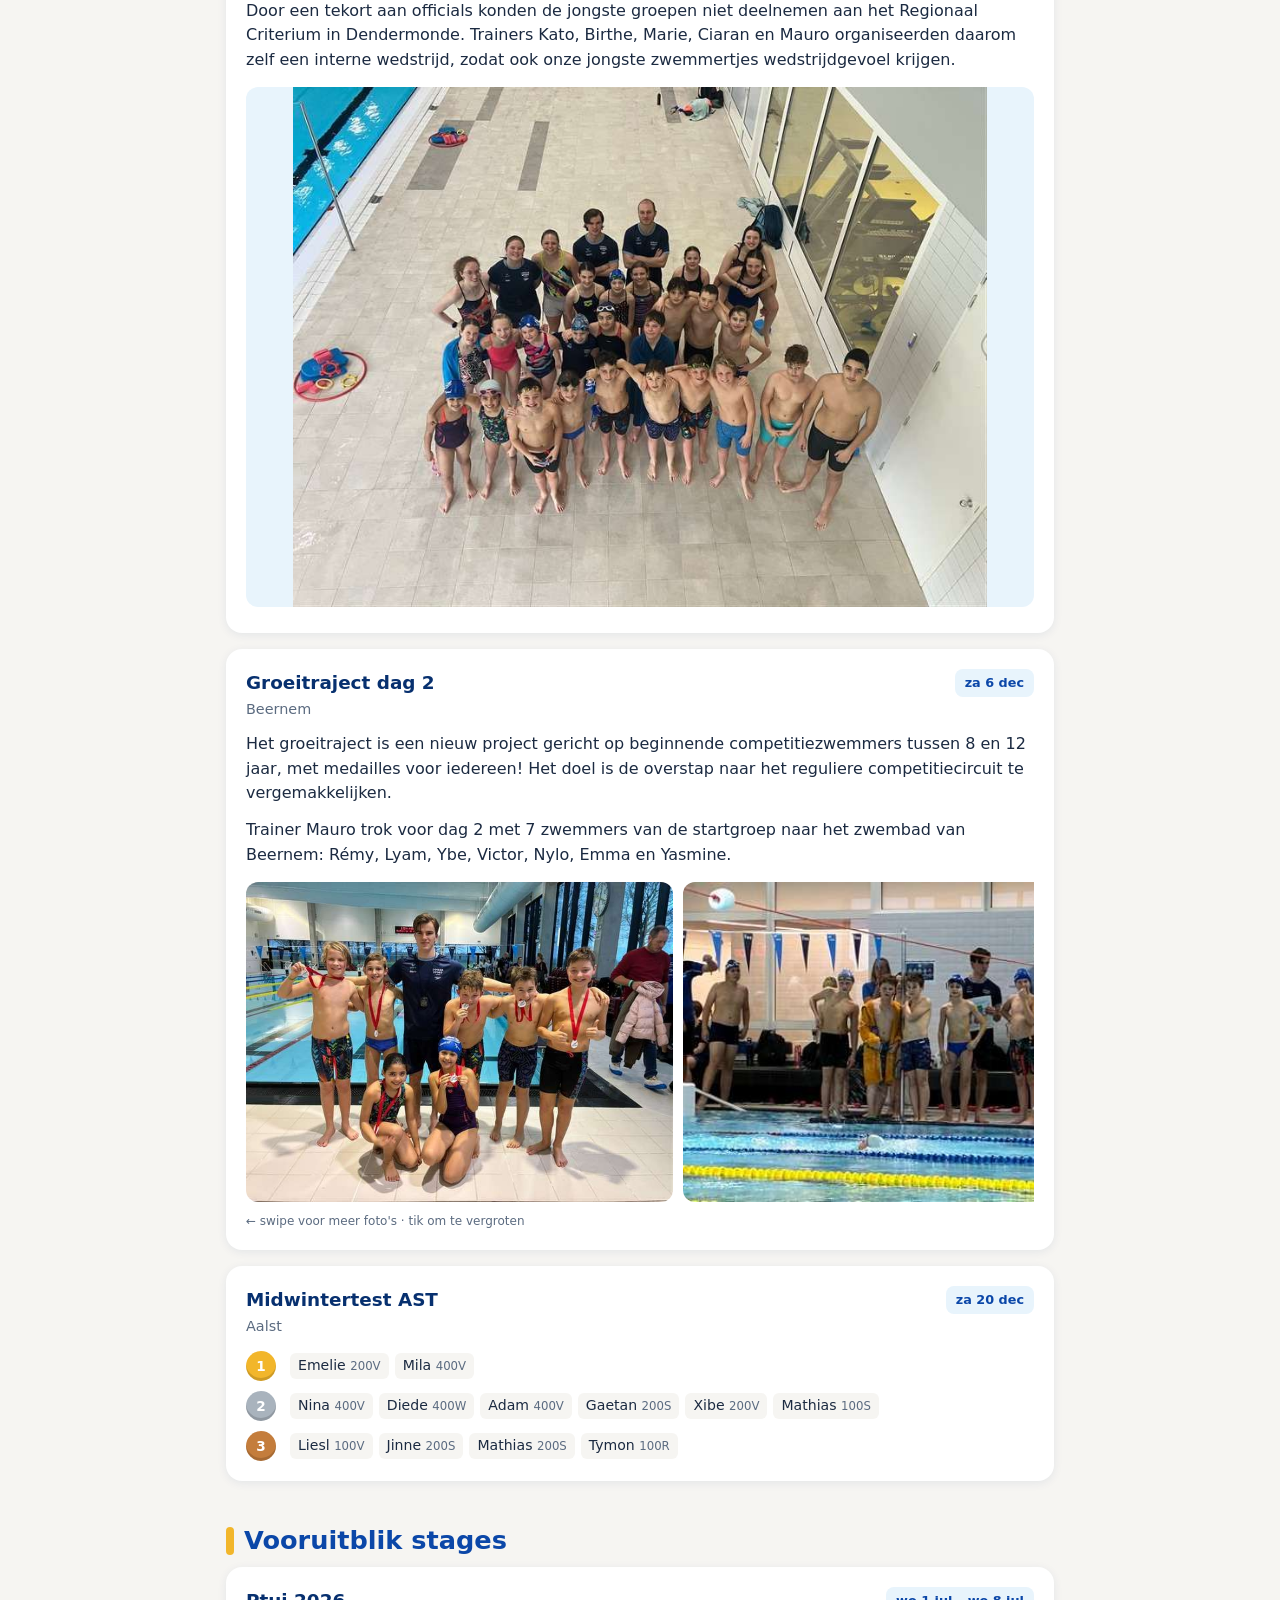
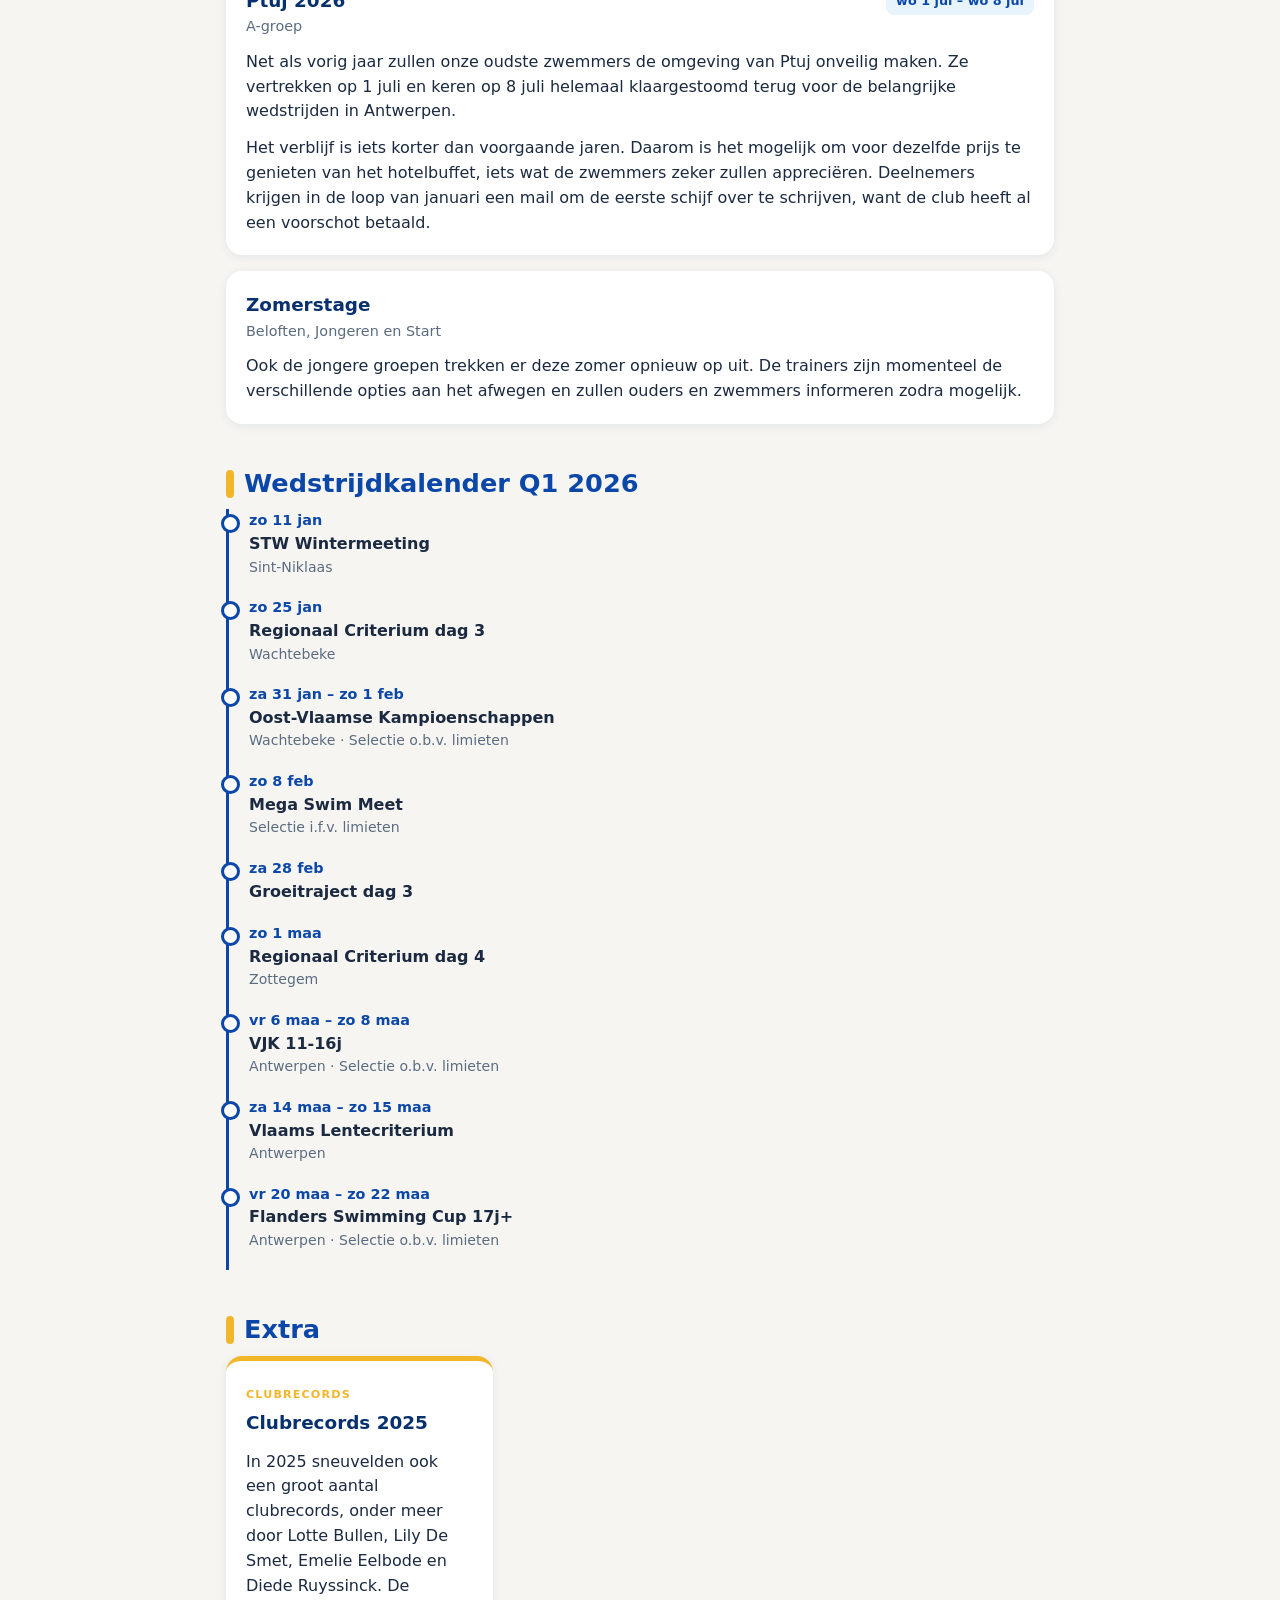
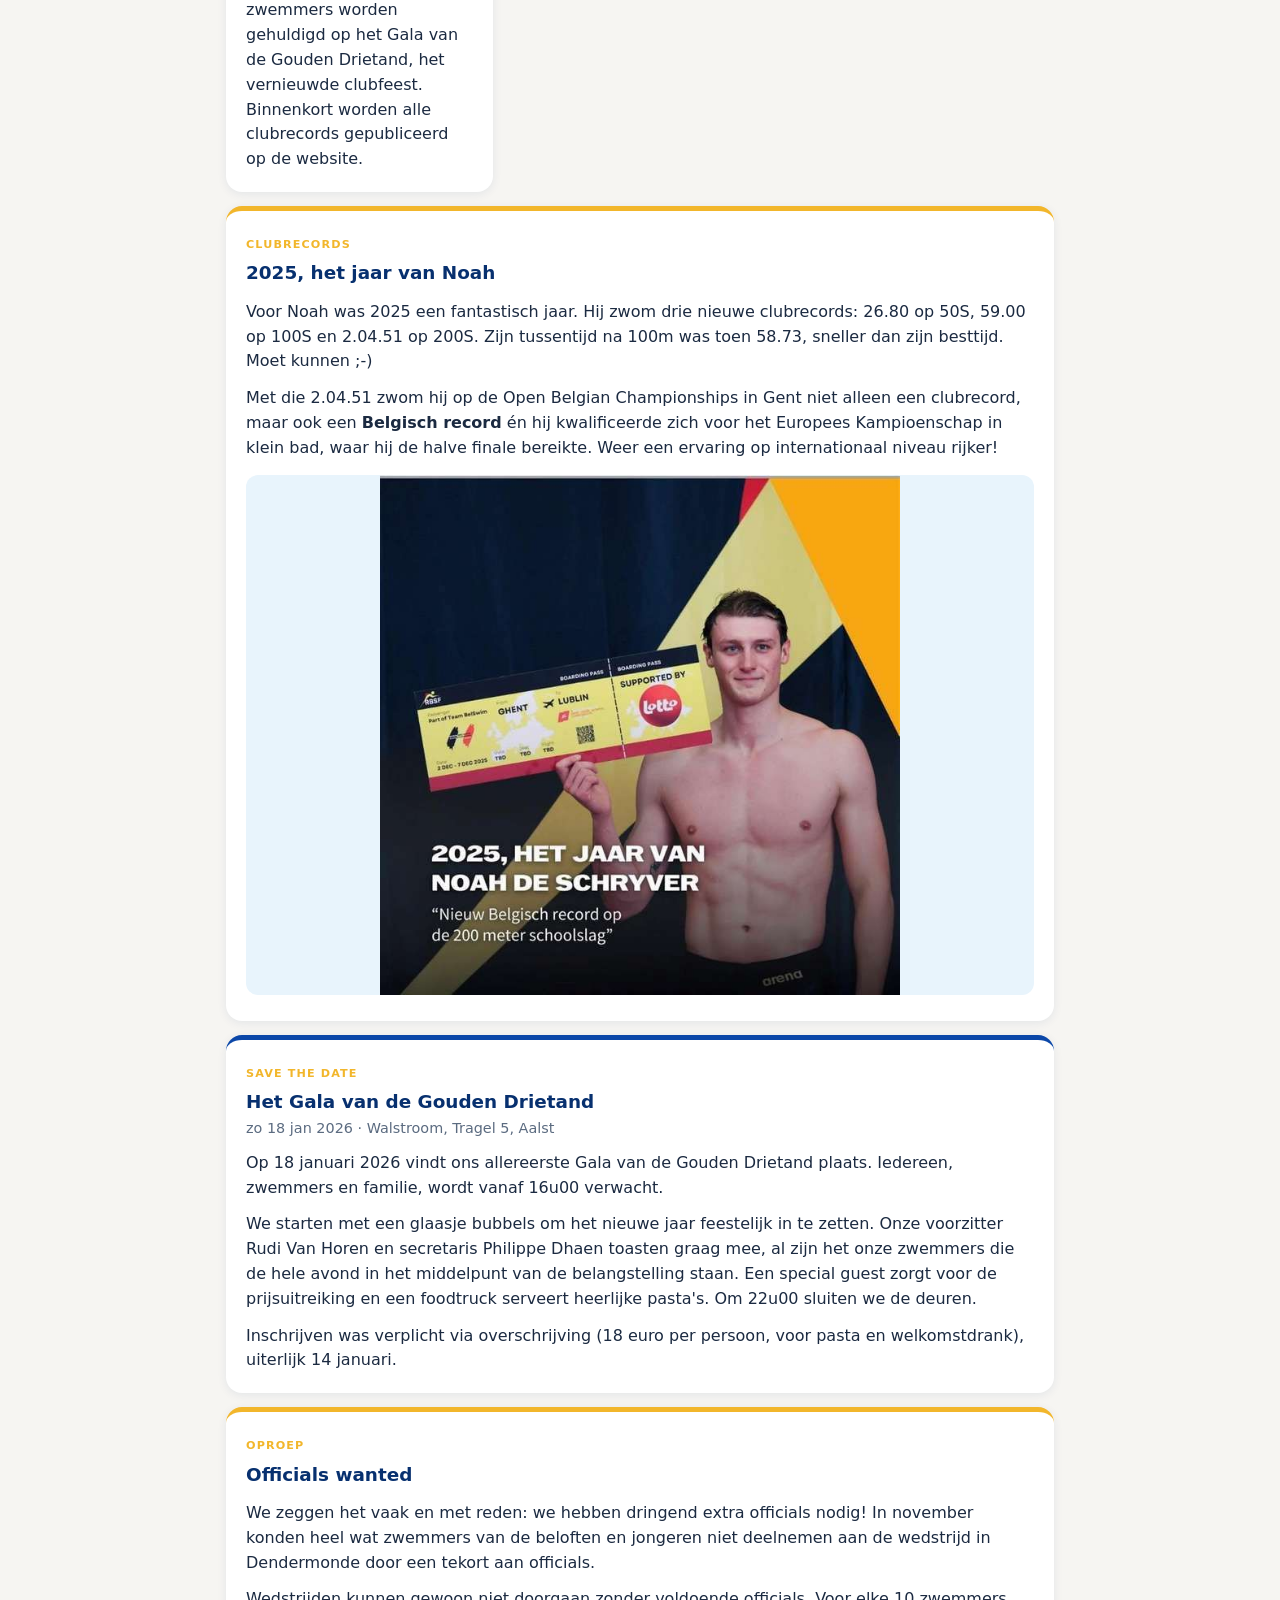
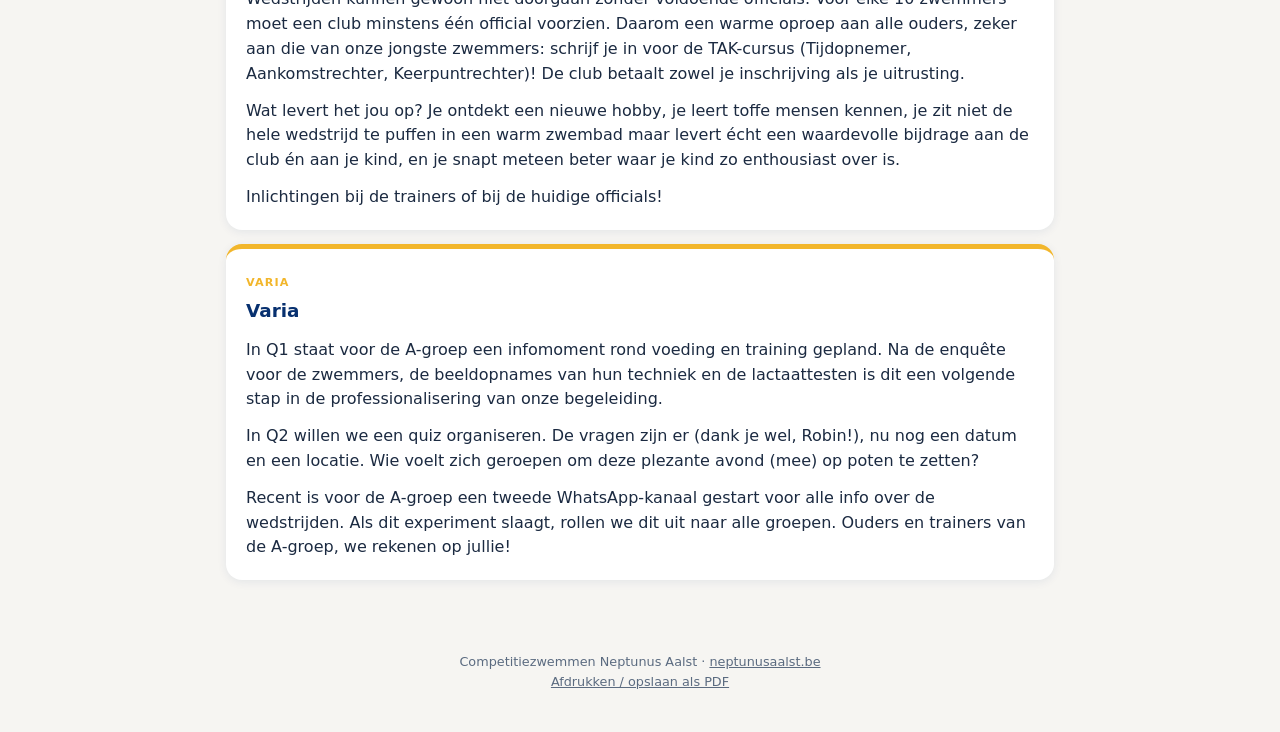
<file: edities/2025-q4/index.html>
<!DOCTYPE html>
<html lang="nl">
<head>
<meta charset="utf-8">
<meta name="viewport" content="width=device-width, initial-scale=1">
<title>Nieuwsbrief Q4 2025 – Competitiezwemmen Neptunus Aalst</title>
<meta name="description" content="Wedstrijden, medailles, stages en de kalender van de competitiezwemmers van Neptunus Aalst.">
<meta property="og:title" content="Nieuwsbrief Q4 2025 – Competitiezwemmen Neptunus Aalst">
<meta property="og:description" content="Wedstrijden, medailles, stages en de kalender van de competitiezwemmers.">
<meta property="og:type" content="article">
<meta property="og:url" content="https://eloc16.github.io/nieuwsbrief-zna/edities/2025-q4/">
<meta property="og:image" content="https://eloc16.github.io/nieuwsbrief-zna/assets/deelbeeld.png">
<link rel="icon" href="../../assets/favicon.svg">
<link rel="stylesheet" href="../../assets/style.css">
</head>
<body>
<main id="nieuwsbrief" data-src="data.json"><p style="padding:24px">Nieuwsbrief laden…</p></main>
<script src="../../assets/render.js"></script>
</body>
</html>
</file>
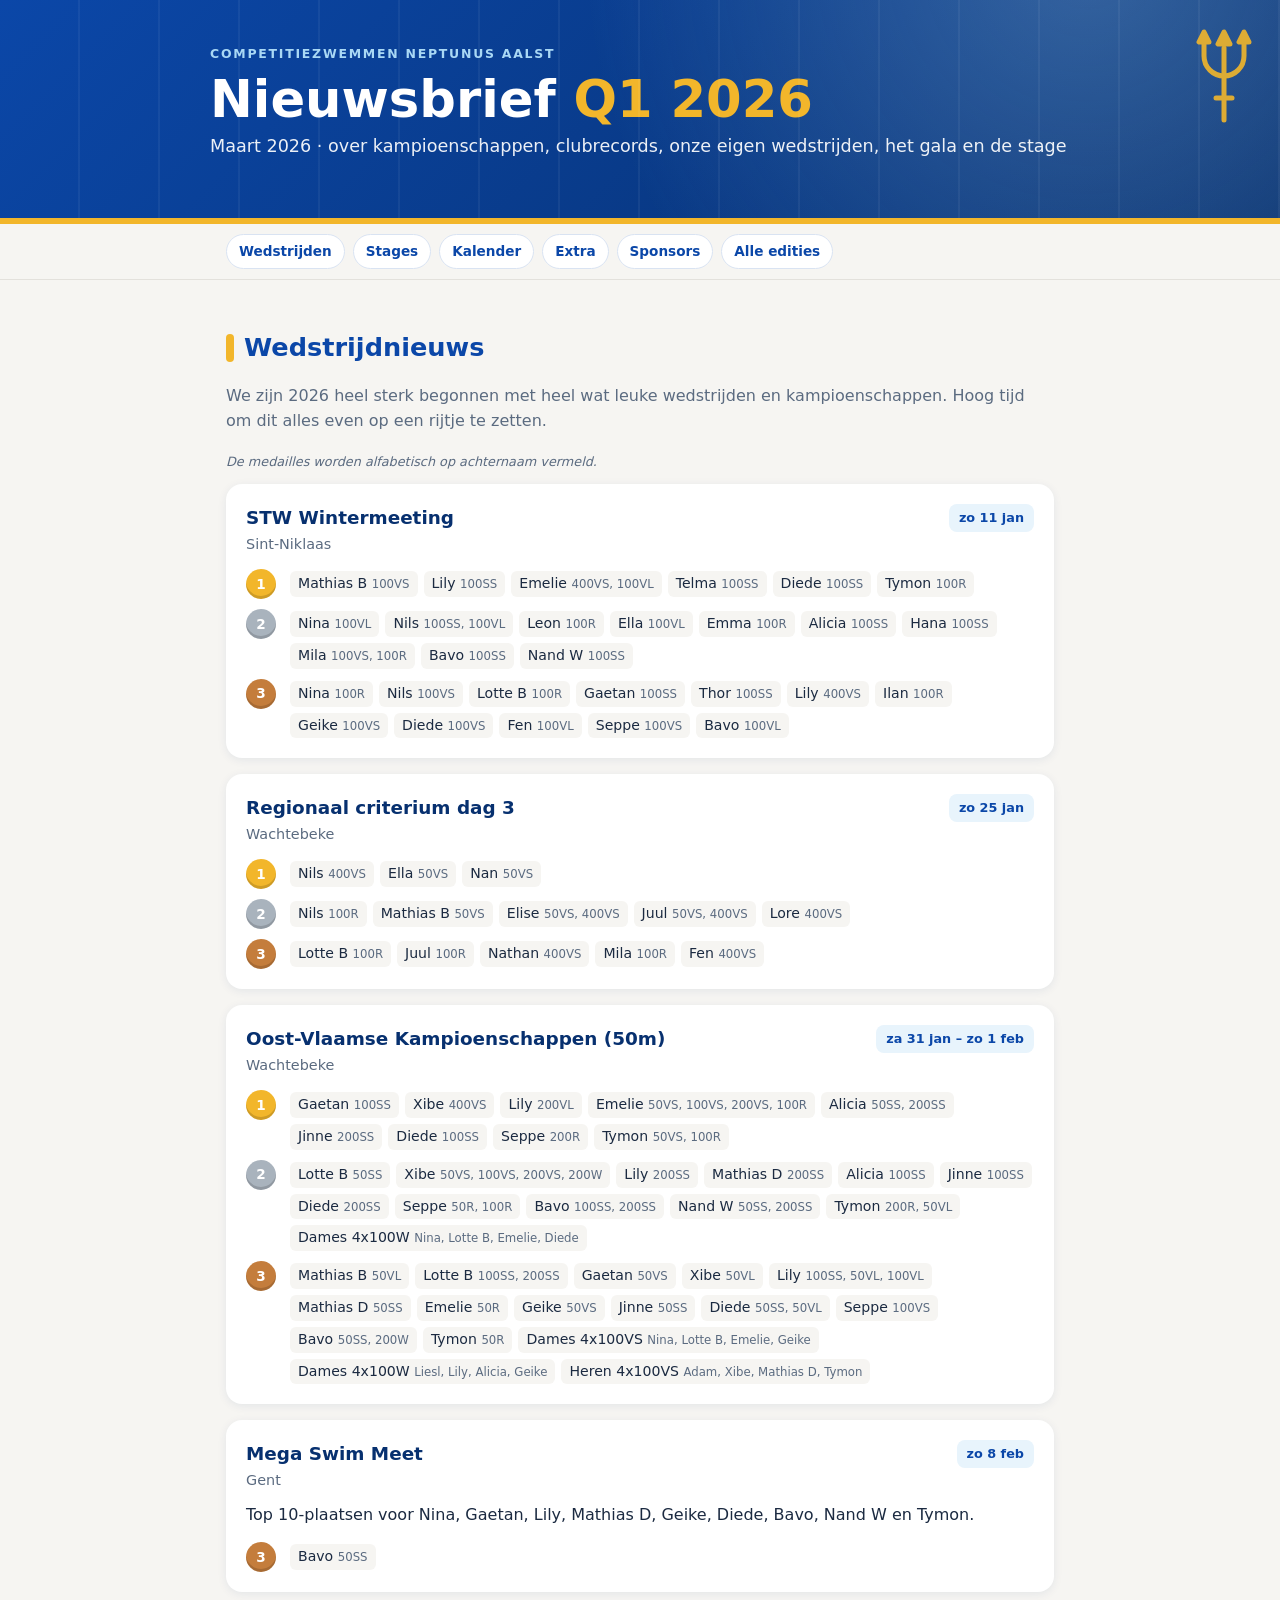
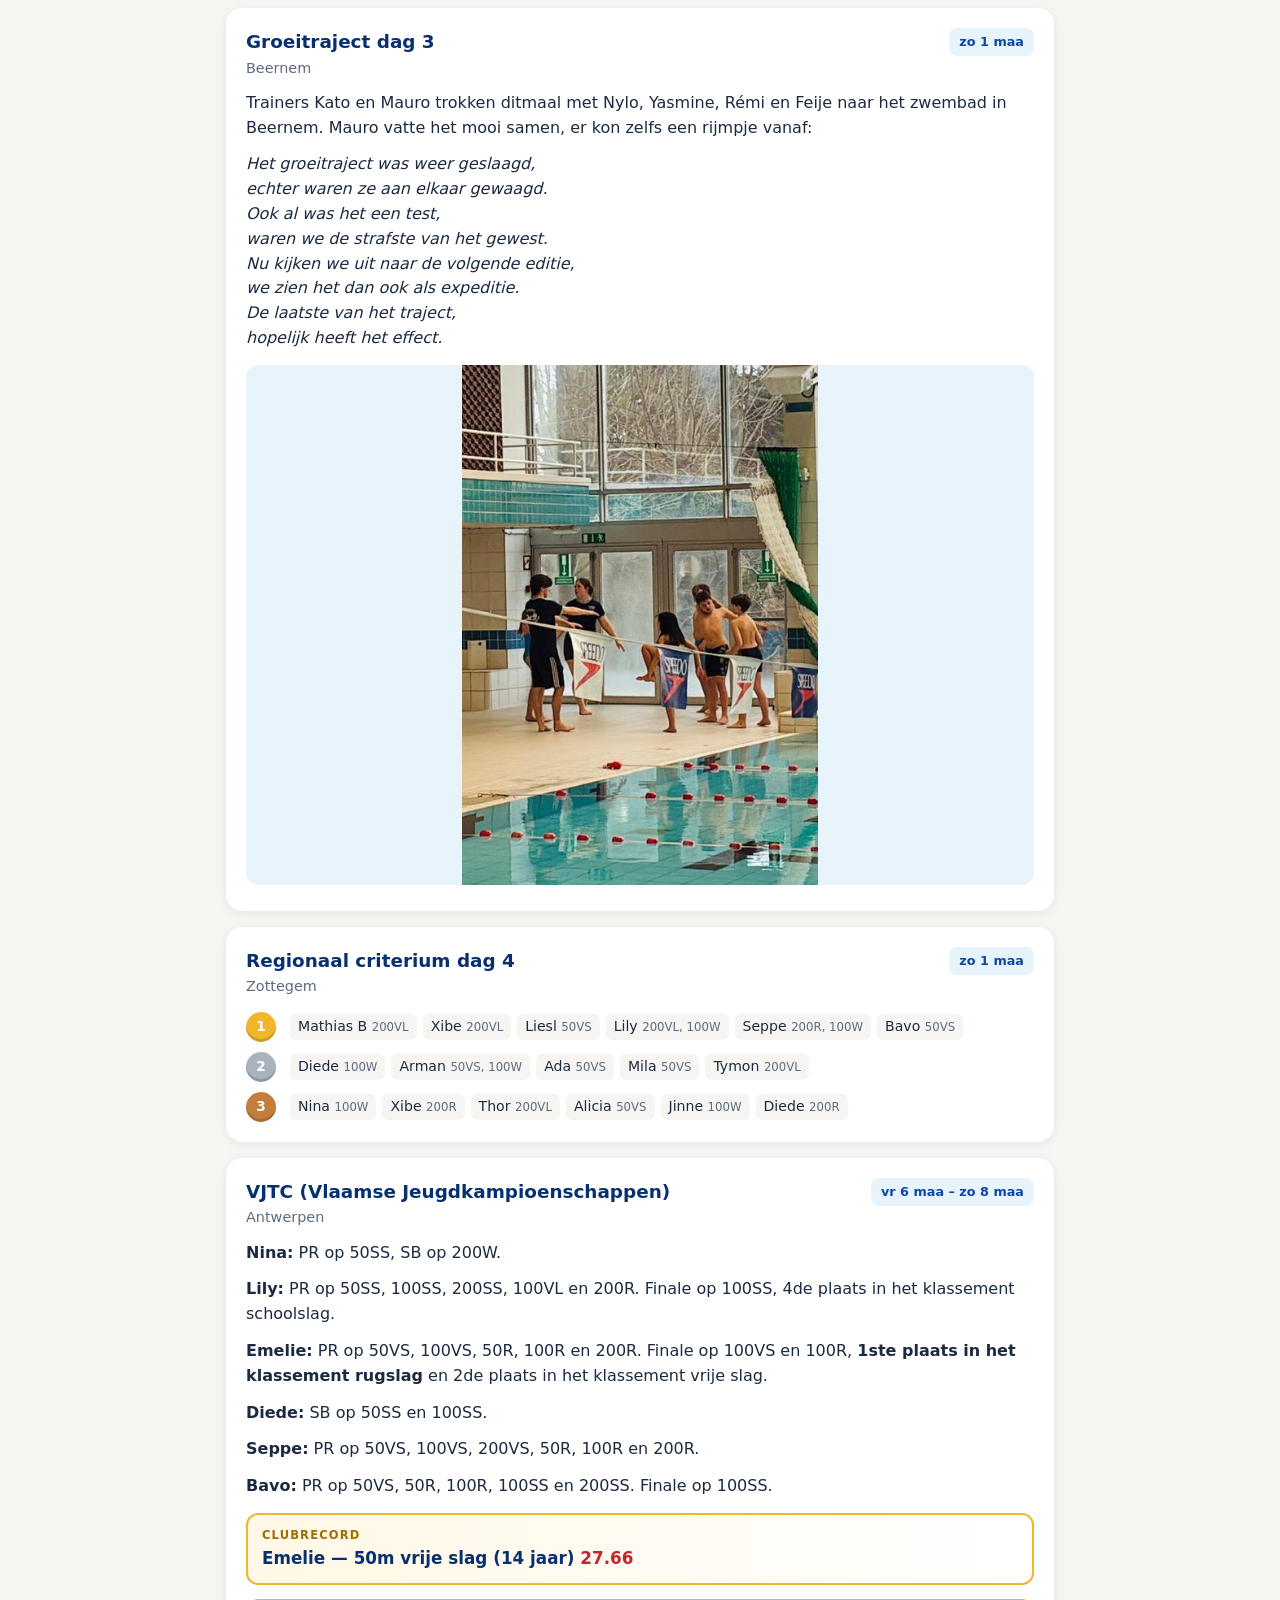
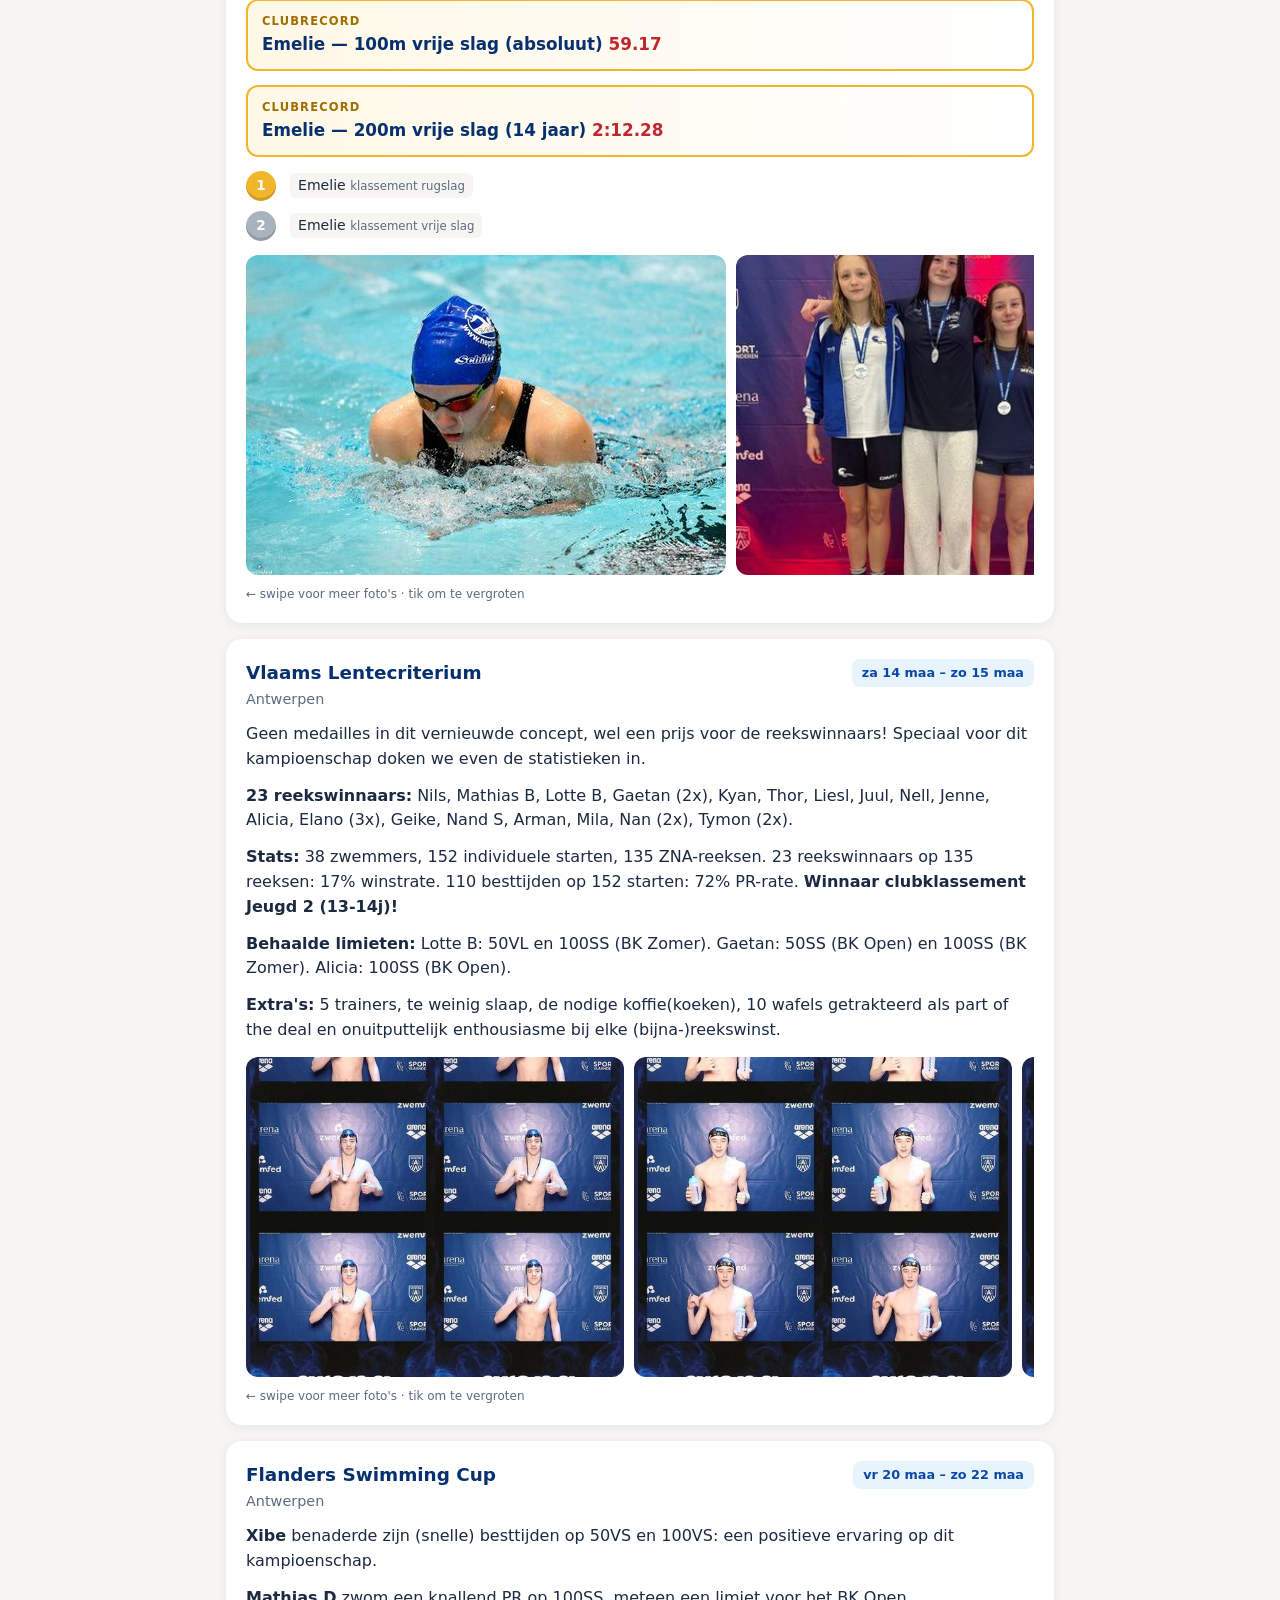
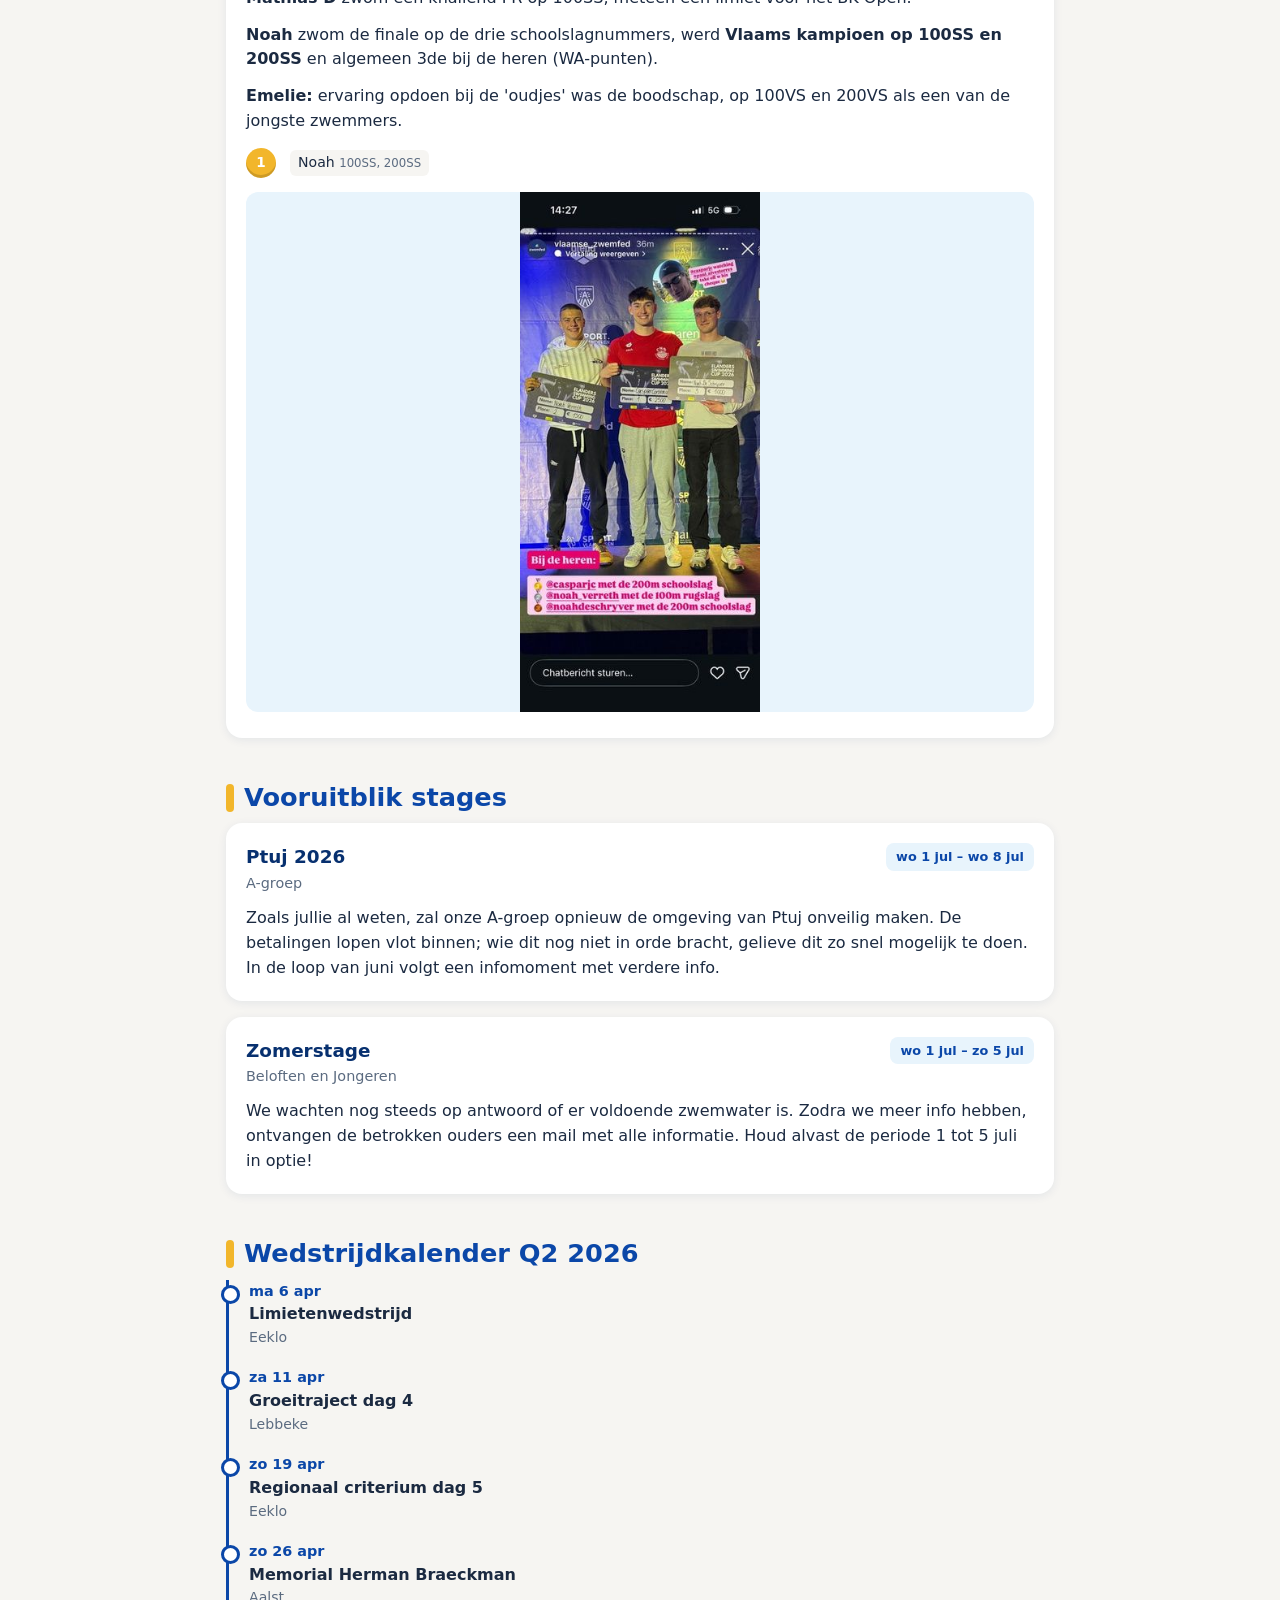
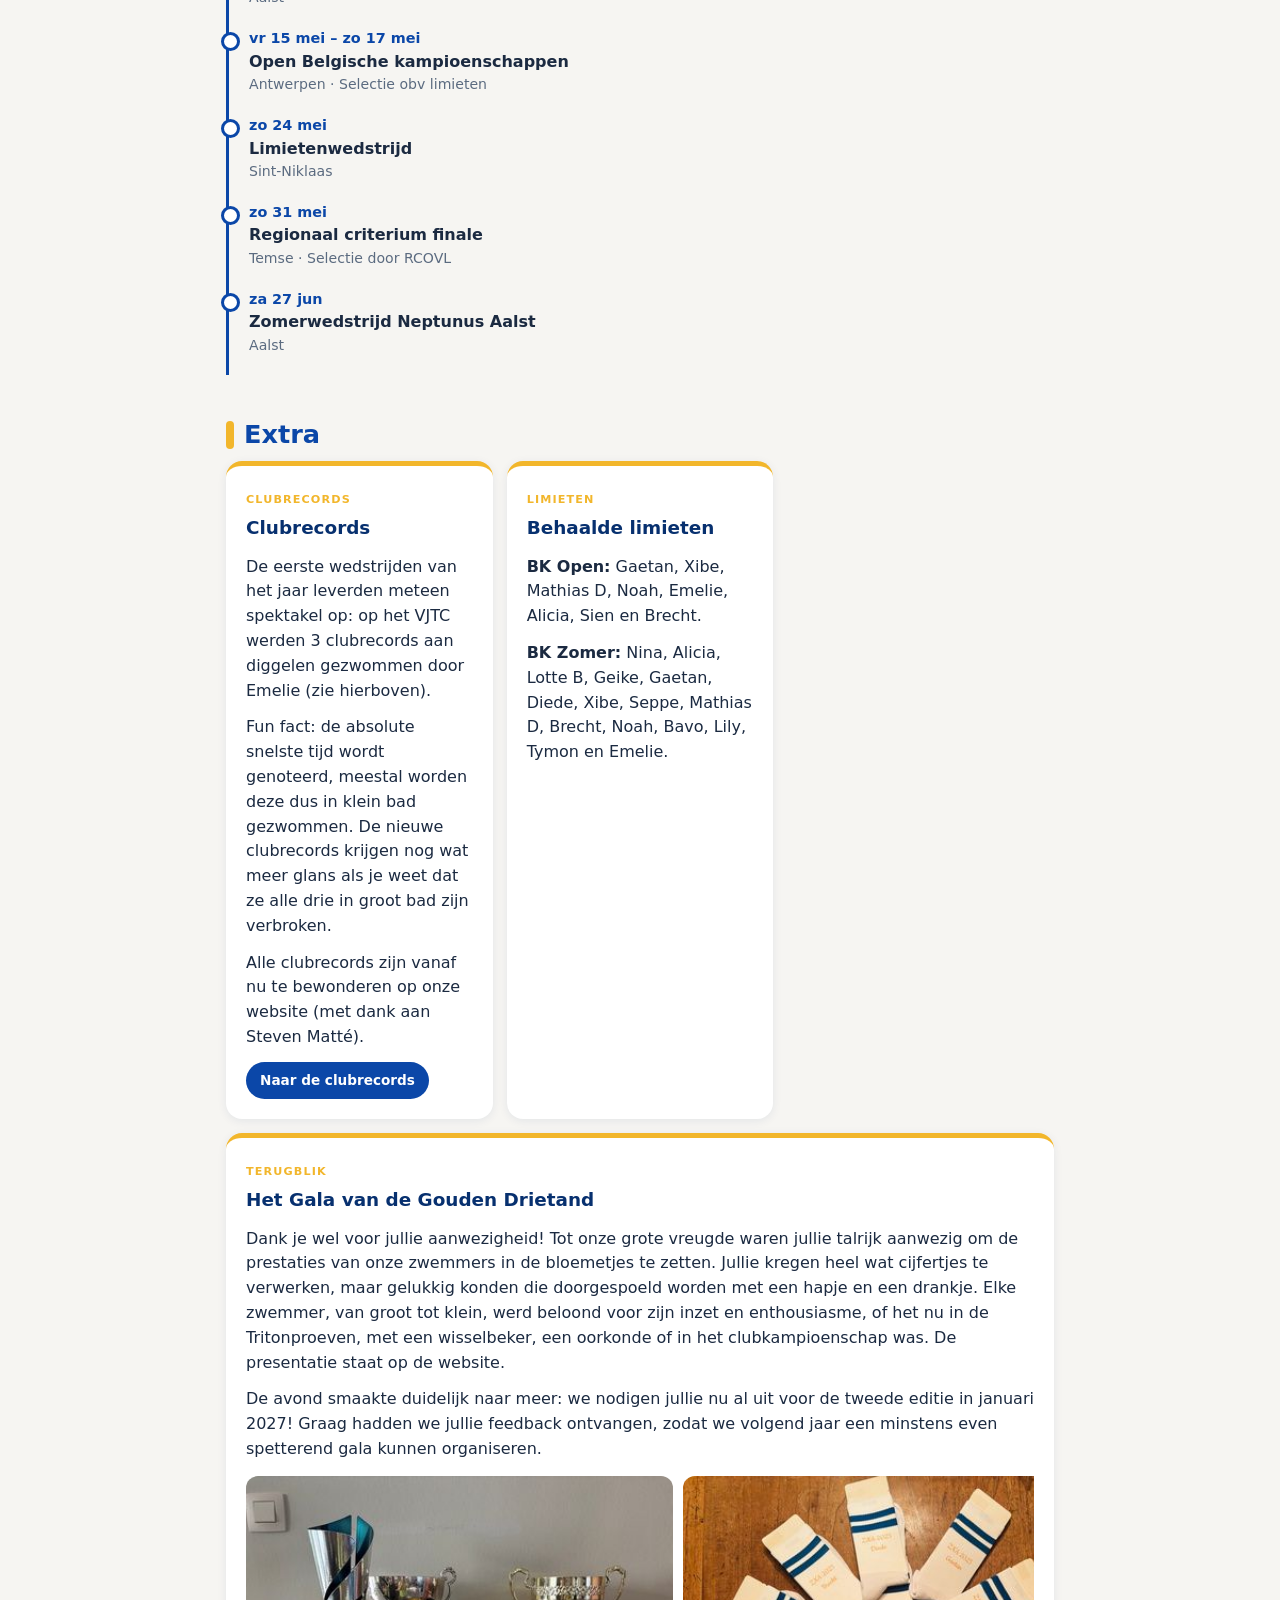
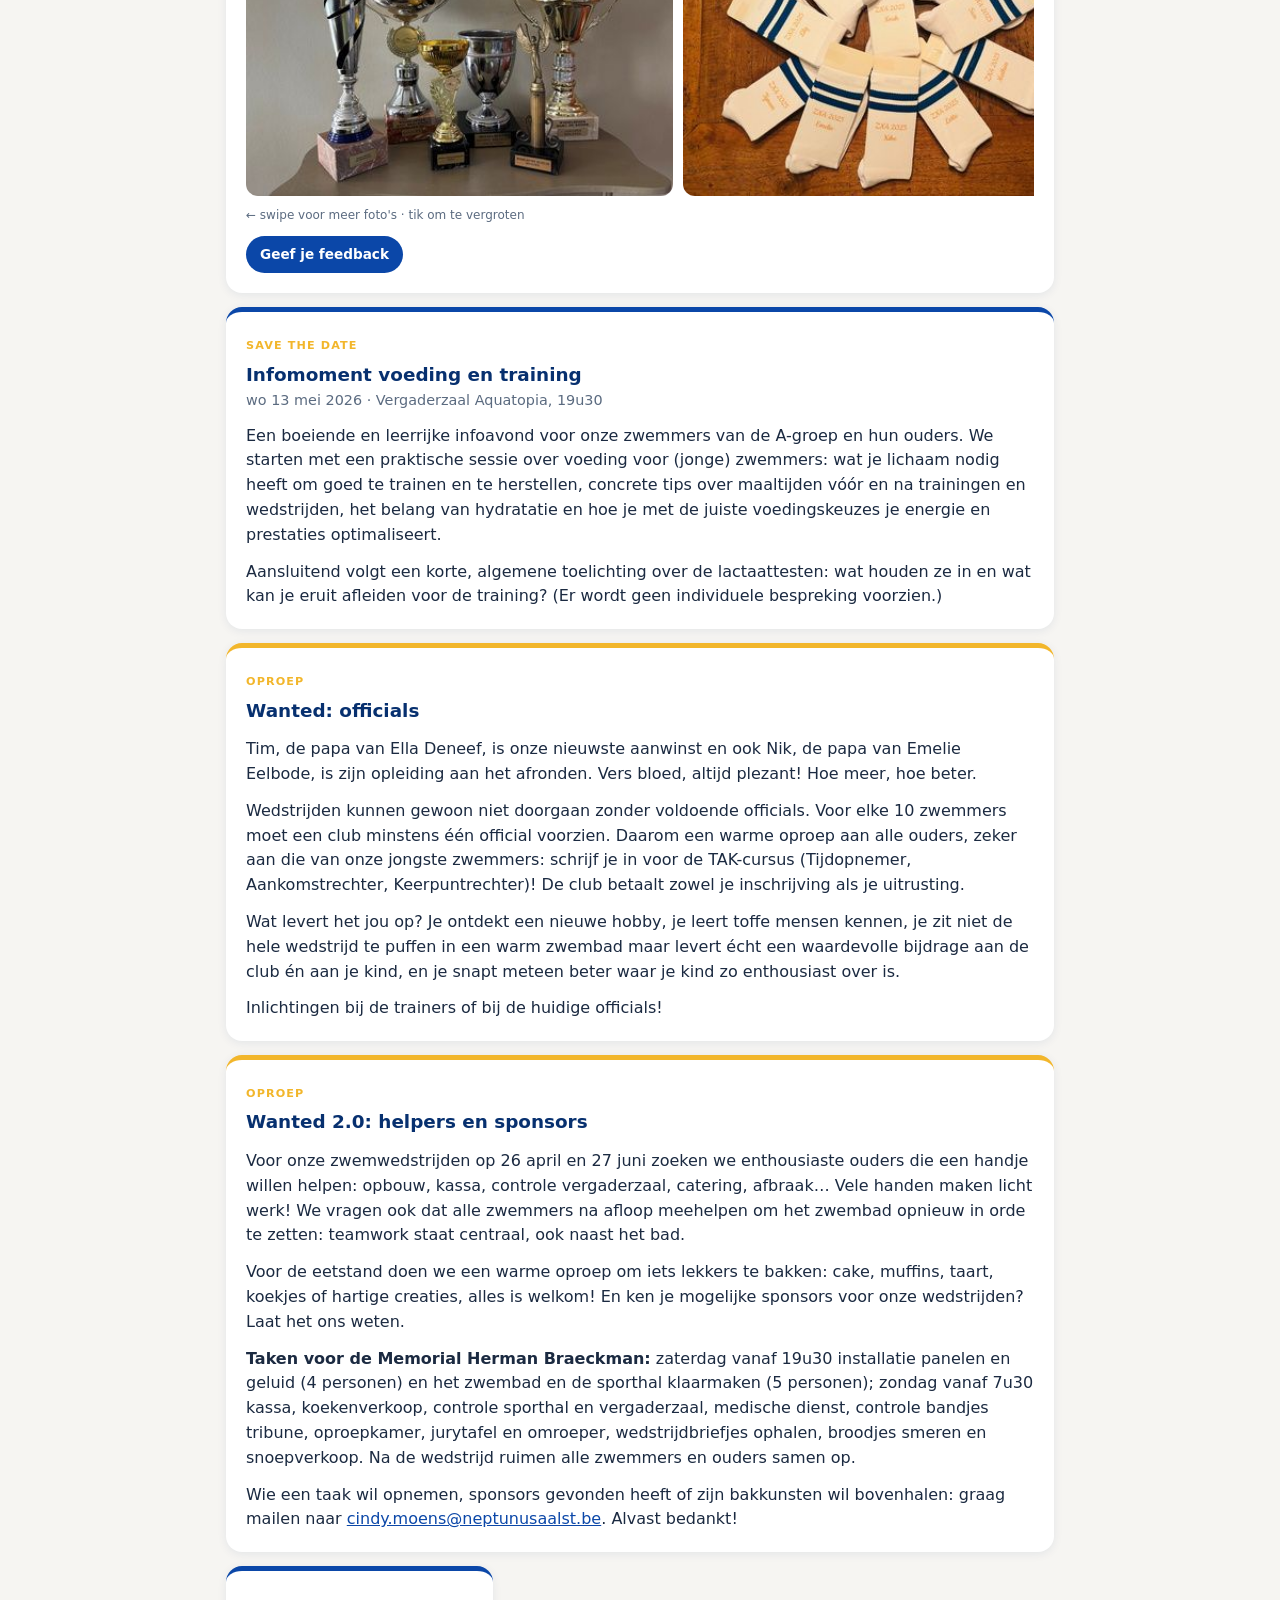
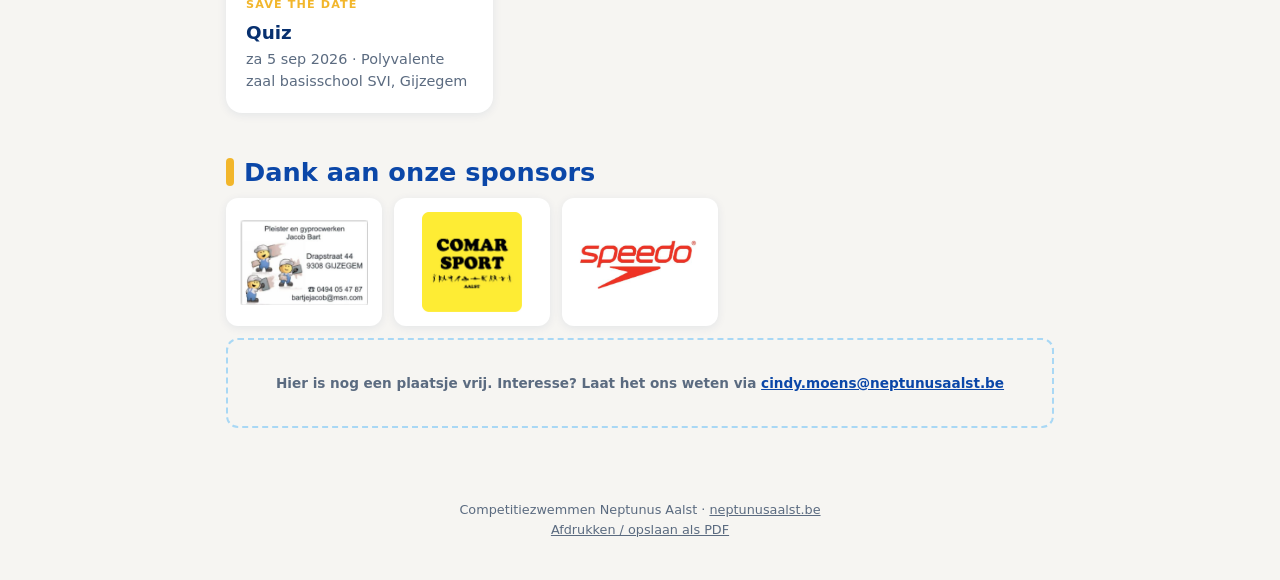
<file: edities/2026-q1/index.html>
<!DOCTYPE html>
<html lang="nl">
<head>
<meta charset="utf-8">
<meta name="viewport" content="width=device-width, initial-scale=1">
<title>Nieuwsbrief Q1 2026 – Competitiezwemmen Neptunus Aalst</title>
<meta name="description" content="Wedstrijden, medailles, stages en de kalender van de competitiezwemmers van Neptunus Aalst.">
<meta property="og:title" content="Nieuwsbrief Q1 2026 – Competitiezwemmen Neptunus Aalst">
<meta property="og:description" content="Wedstrijden, medailles, stages en de kalender van de competitiezwemmers.">
<meta property="og:type" content="article">
<meta property="og:url" content="https://eloc16.github.io/nieuwsbrief-zna/edities/2026-q1/">
<meta property="og:image" content="https://eloc16.github.io/nieuwsbrief-zna/assets/deelbeeld.png">
<link rel="icon" href="../../assets/favicon.svg">
<link rel="stylesheet" href="../../assets/style.css">
</head>
<body>
<main id="nieuwsbrief" data-src="data.json"><p style="padding:24px">Nieuwsbrief laden…</p></main>
<script src="../../assets/render.js"></script>
</body>
</html>
</file>
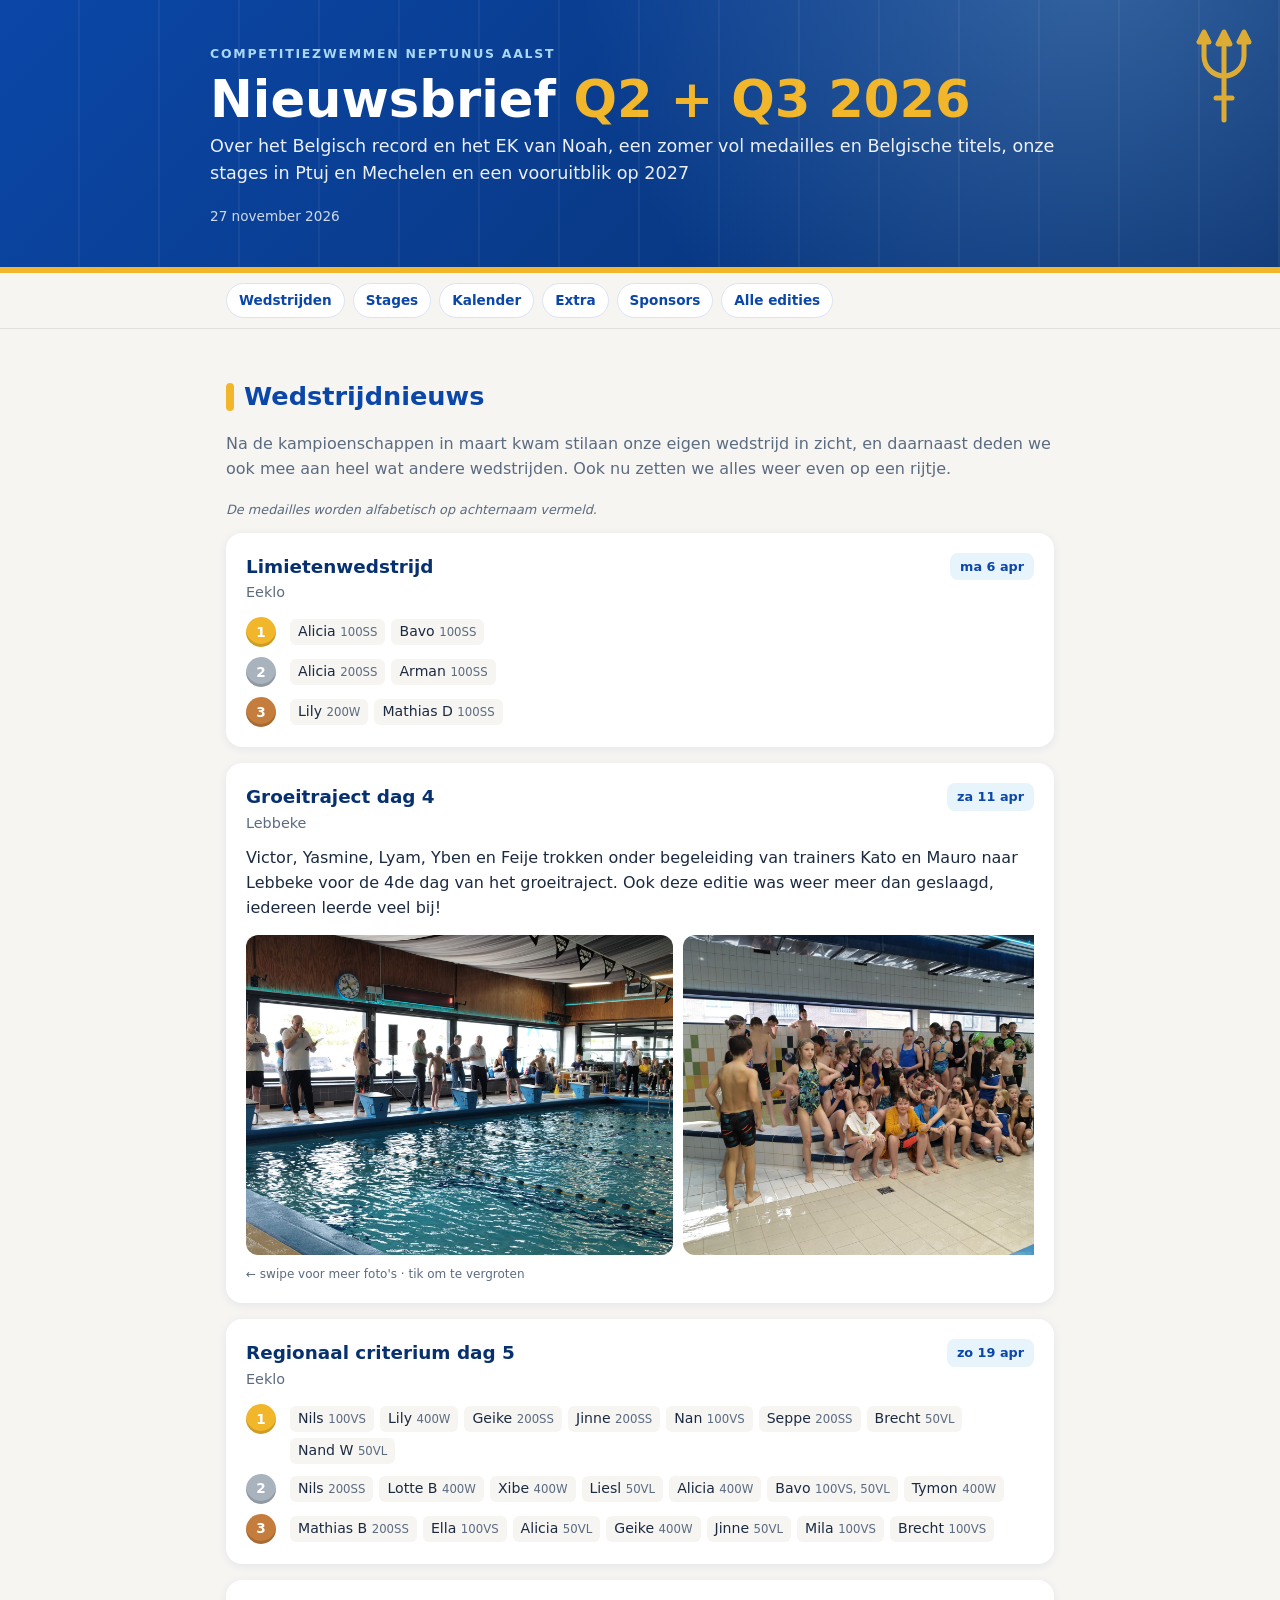
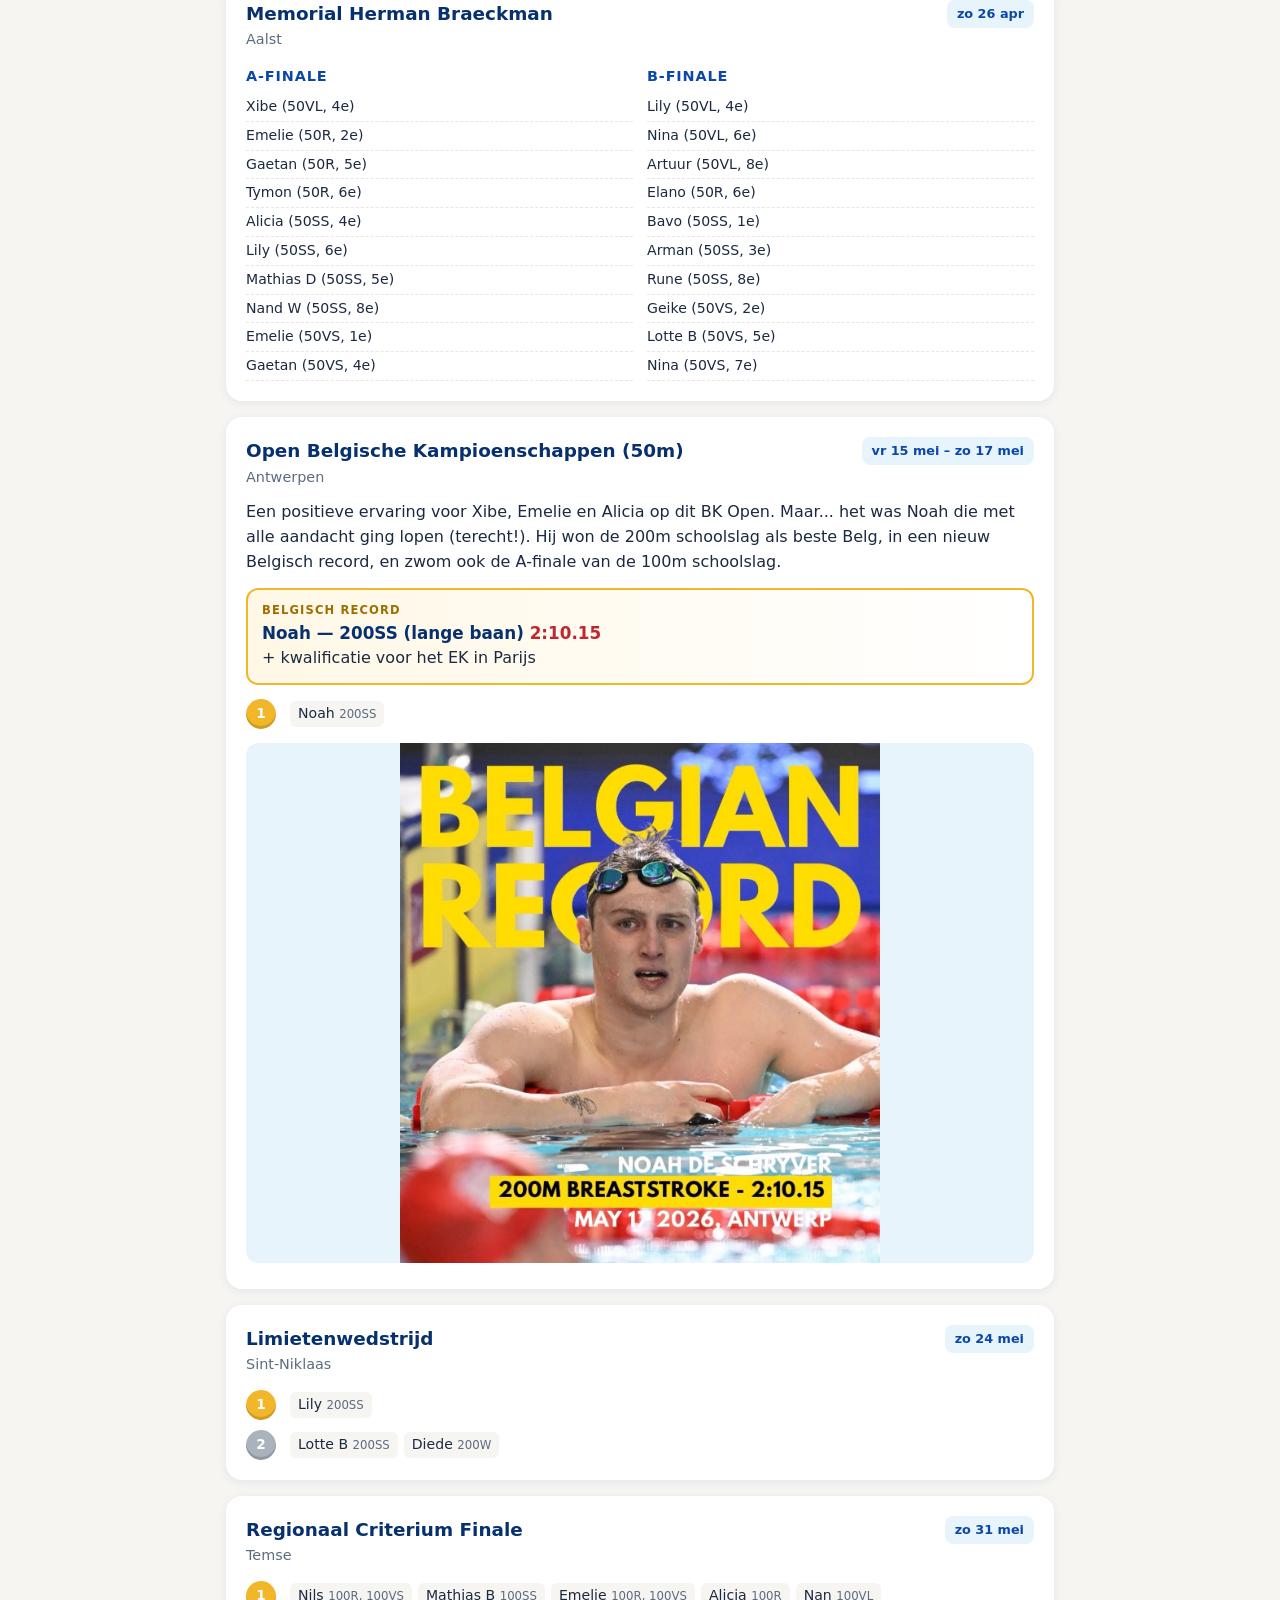
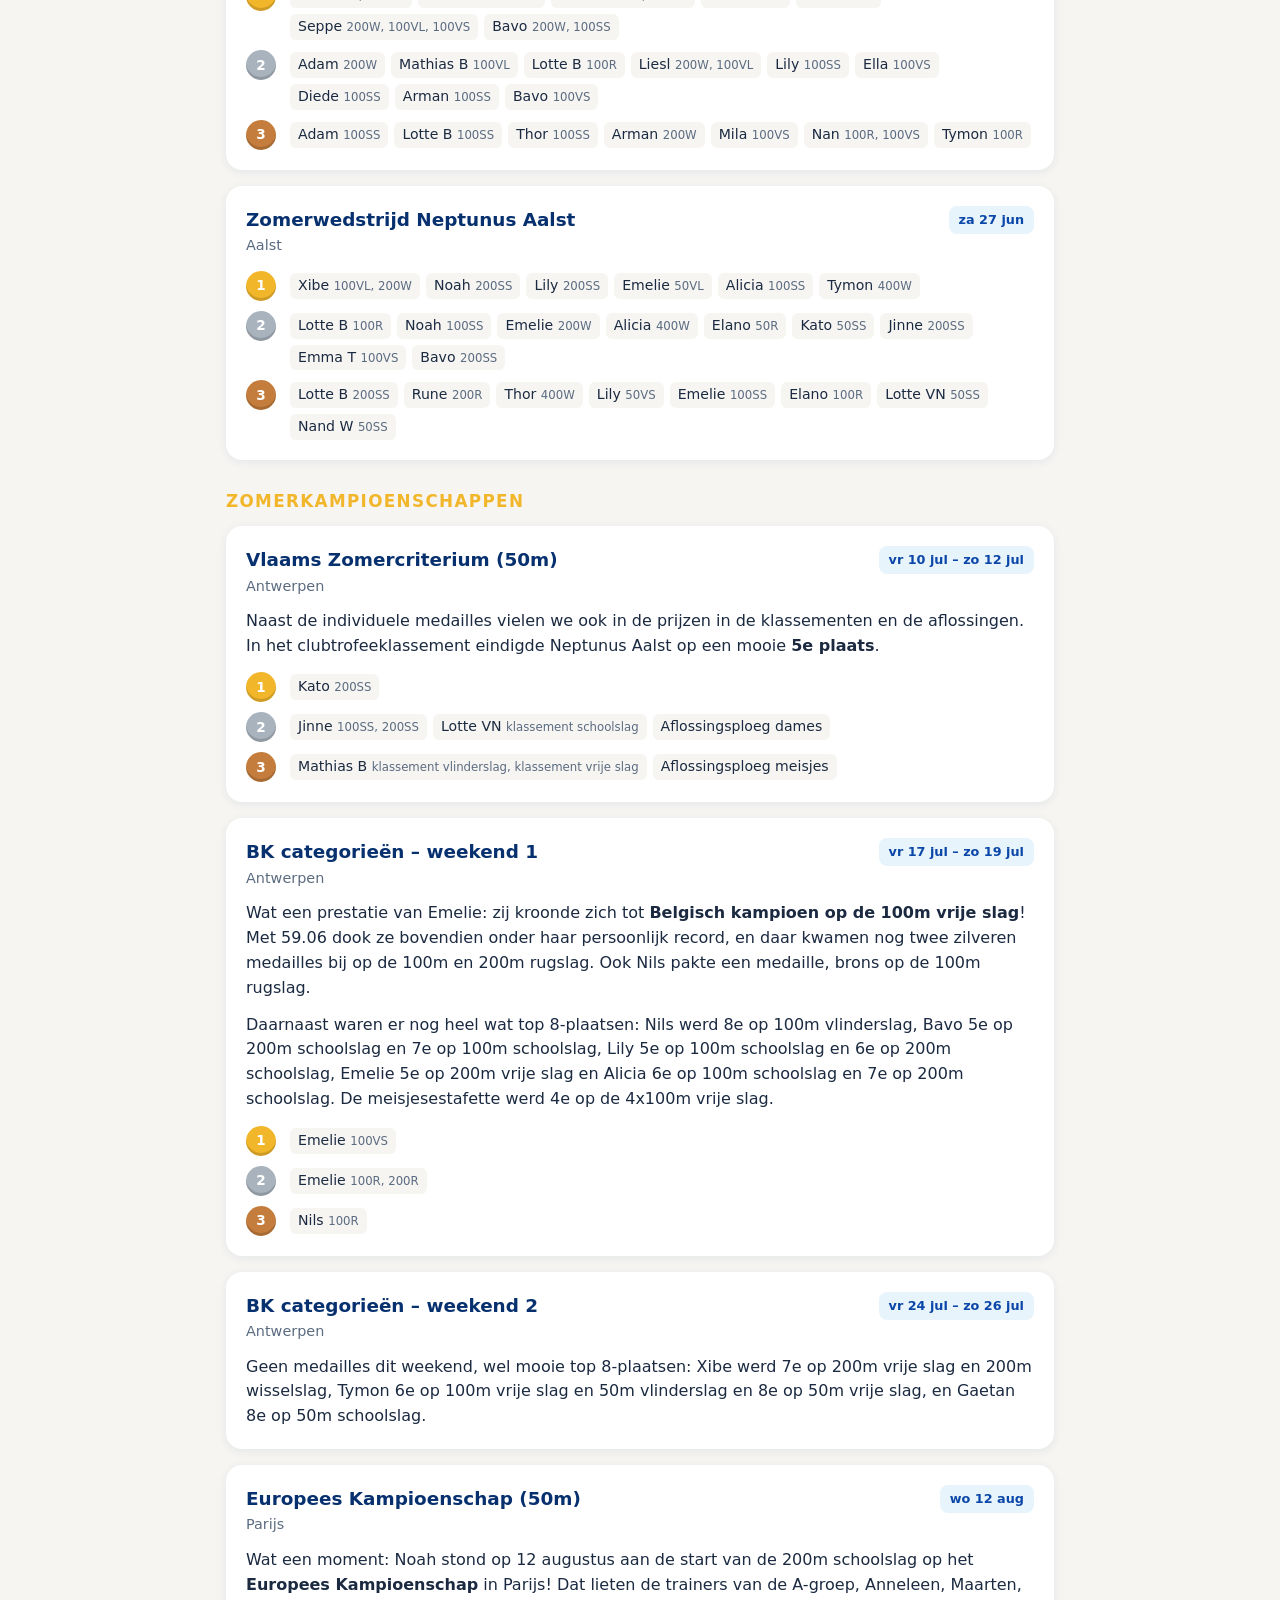
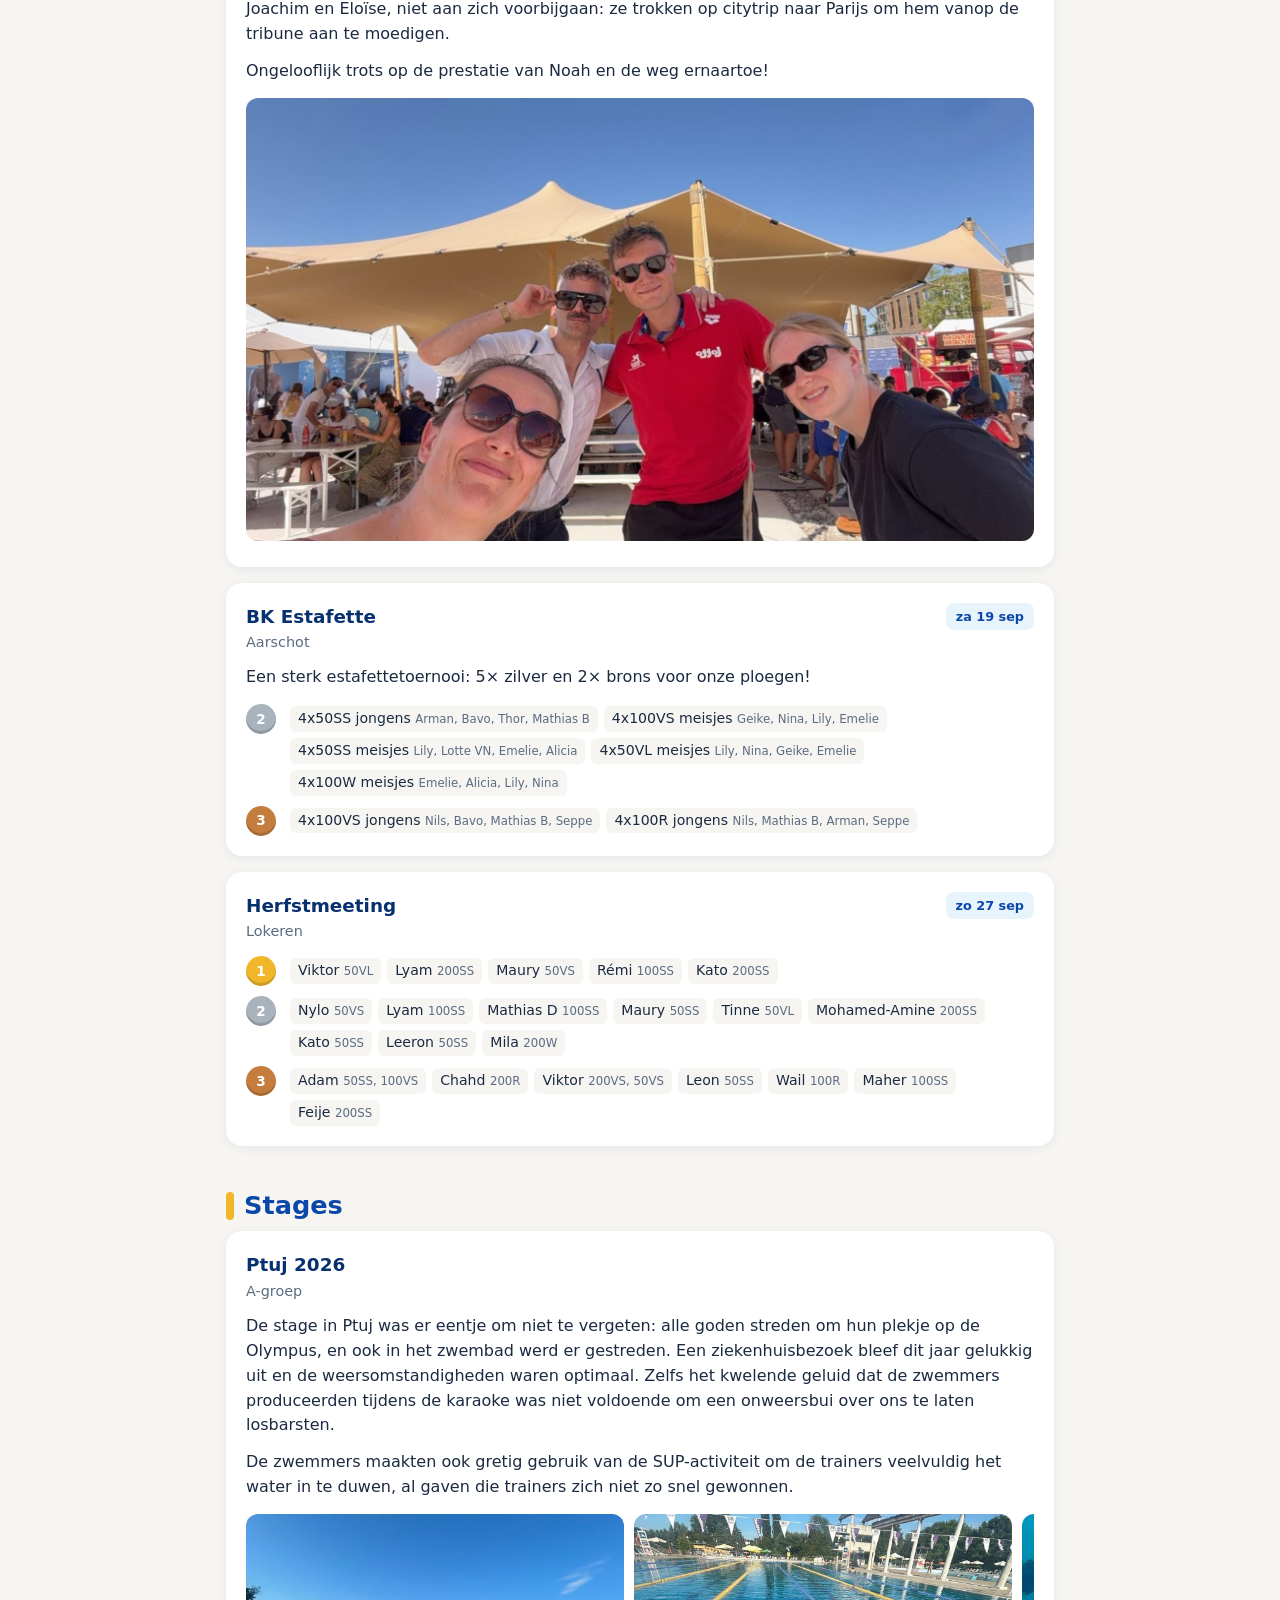
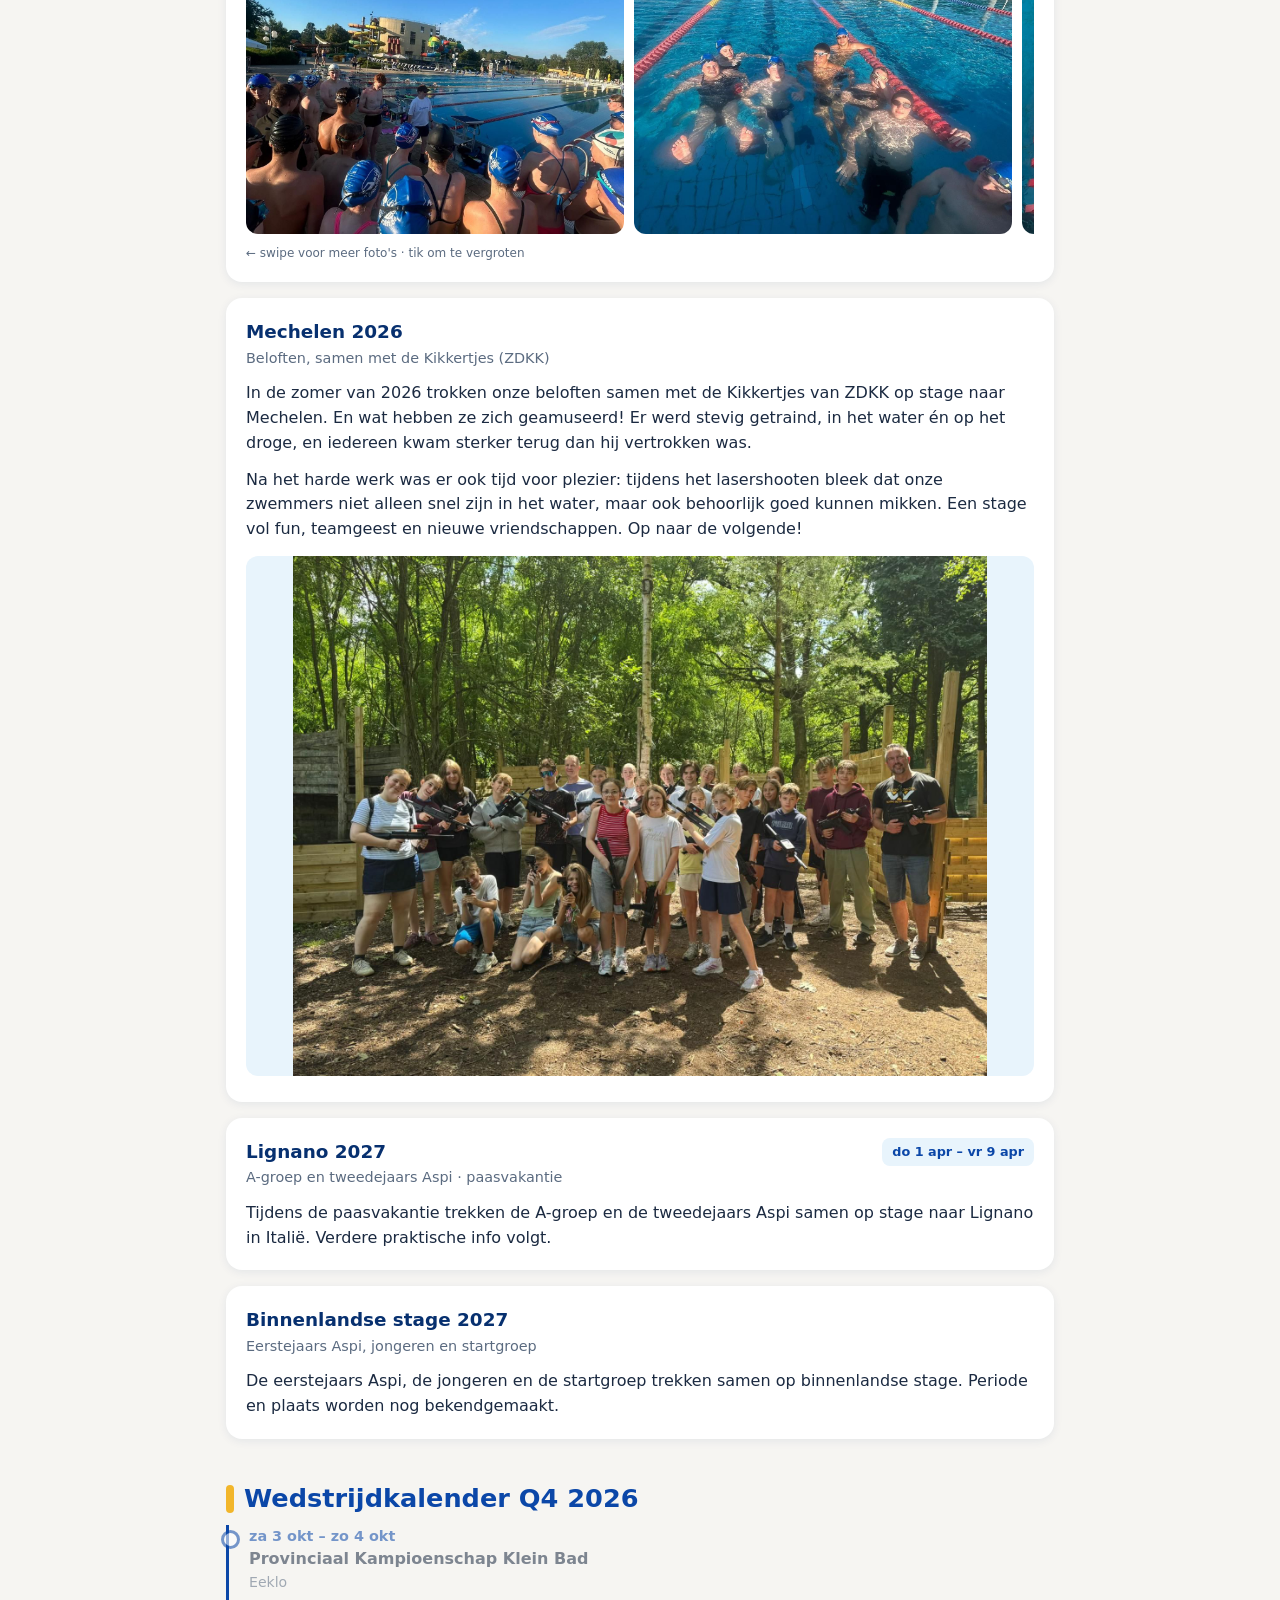
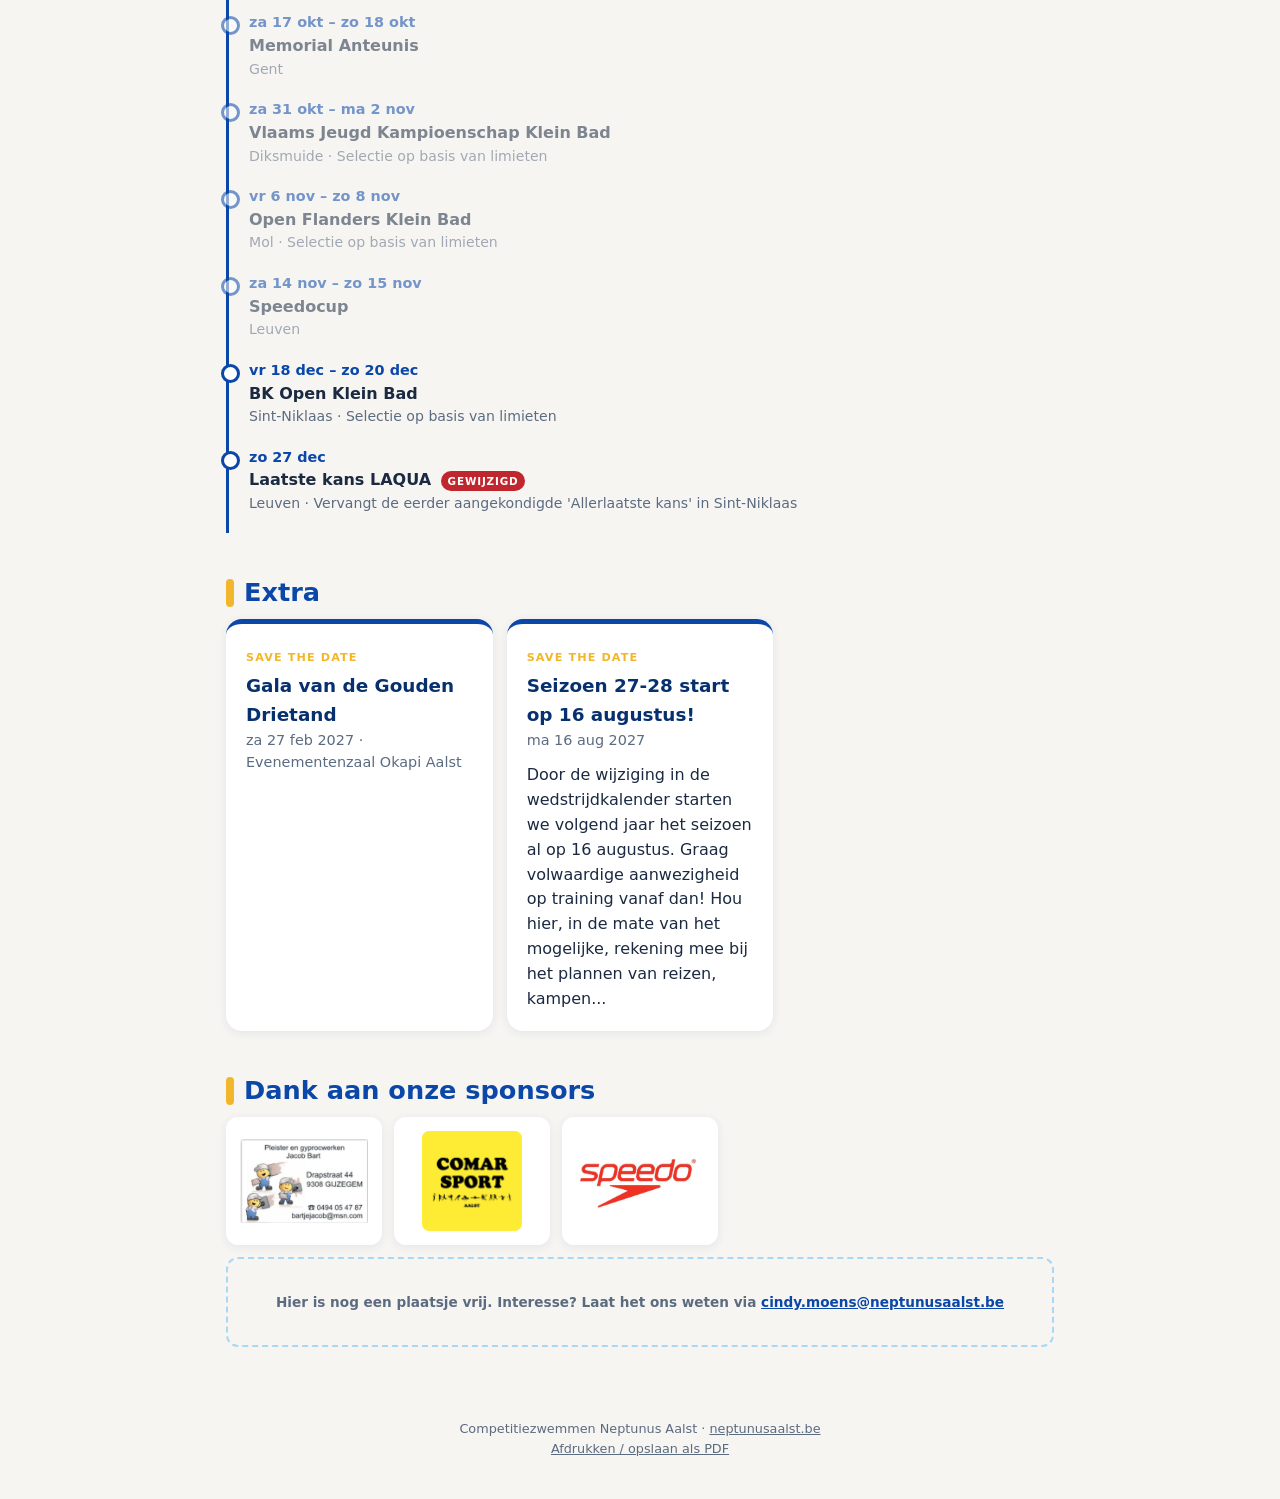
<file: edities/2026-q2q3/index.html>
<!DOCTYPE html>
<html lang="nl">
<head>
<meta charset="utf-8">
<meta name="viewport" content="width=device-width, initial-scale=1">
<title>Nieuwsbrief Q2 + Q3 2026 – Competitiezwemmen Neptunus Aalst</title>
<meta name="description" content="Wedstrijden, medailles, stages en de kalender van de competitiezwemmers van Neptunus Aalst.">
<meta property="og:title" content="Nieuwsbrief Q2 + Q3 2026 – Competitiezwemmen Neptunus Aalst">
<meta property="og:description" content="Wedstrijden, medailles, stages en de kalender van de competitiezwemmers.">
<meta property="og:type" content="article">
<meta property="og:url" content="https://eloc16.github.io/nieuwsbrief-zna/edities/2026-q2q3/">
<meta property="og:image" content="https://eloc16.github.io/nieuwsbrief-zna/assets/deelbeeld.png">
<link rel="icon" href="../../assets/favicon.svg">
<link rel="stylesheet" href="../../assets/style.css">
</head>
<body>
<main id="nieuwsbrief" data-src="data.json"><p style="padding:24px">Nieuwsbrief laden…</p></main>
<script src="../../assets/render.js"></script>
</body>
</html>
</file>
<file: assets/style.css>
/* Nieuwsbrief Competitiezwemmen Neptunus Aalst — vaste huisstijl */
:root {
  --blauw: #0b47a8;
  --blauw-donker: #07306f;
  --lichtblauw: #a9d8f5;
  --water: #e8f4fc;
  --goud: #f2b62b;
  --zilver: #a9b3bd;
  --brons: #c47d3c;
  --papier: #f6f5f2;
  --tekst: #1b2a41;
  --zacht: #5b6b80;
  --radius: 16px;
  --schaduw: 0 2px 10px rgba(7, 48, 111, .08);
  --font: "Montserrat", "Segoe UI", system-ui, -apple-system, Roboto, Helvetica, Arial, sans-serif;
}

* { box-sizing: border-box; }
html { scroll-behavior: smooth; }
body {
  margin: 0;
  font-family: var(--font);
  color: var(--tekst);
  background: var(--papier);
  line-height: 1.55;
  -webkit-font-smoothing: antialiased;
}
img { max-width: 100%; display: block; }
a { color: var(--blauw); }

/* ---------- Kop ---------- */
.hero {
  background:
    radial-gradient(circle at 85% -20%, rgba(169, 216, 245, .28) 0, transparent 45%),
    linear-gradient(135deg, var(--blauw) 0%, var(--blauw-donker) 100%);
  color: #fff;
  padding: 44px 20px 40px;
  position: relative;
  overflow: hidden;
  border-bottom: 6px solid var(--goud);
}
.hero::before { /* subtiele baanlijnen */
  content: ""; position: absolute; inset: 0; pointer-events: none;
  background: repeating-linear-gradient(90deg, transparent 0 78px, rgba(255,255,255,.05) 78px 80px);
}
.hero-inner { max-width: 860px; margin: 0 auto; }
.hero .club { letter-spacing: .14em; text-transform: uppercase; font-size: .78rem; font-weight: 700; color: var(--lichtblauw); }
.hero h1 { font-size: clamp(2rem, 7vw, 3.2rem); line-height: 1.05; margin: 10px 0 6px; font-weight: 800; }
.hero h1 .accent { color: var(--goud); }
.hero .ondertitel { font-size: 1.1rem; opacity: .92; margin: 0 0 18px; }
.hero .meta { font-size: .85rem; opacity: .8; }
.drietand { position: absolute; right: 24px; top: 28px; width: 64px; opacity: .9; }
@media (max-width: 640px) { .drietand { display: none; } }

.concept-banner {
  background: #fff3cd; color: #7a5600; border-bottom: 2px solid var(--goud);
  padding: 10px 16px; text-align: center; font-weight: 600; font-size: .9rem;
}

/* ---------- Navigatie ---------- */
nav.inhoud {
  position: sticky; top: 0; z-index: 10;
  background: rgba(246, 245, 242, .95); backdrop-filter: blur(6px);
  border-bottom: 1px solid #e3e1dc;
}
nav.inhoud ul {
  list-style: none; margin: 0 auto; padding: 10px 16px; max-width: 860px;
  display: flex; gap: 8px; overflow-x: auto; scrollbar-width: none;
}
nav.inhoud a {
  display: block; white-space: nowrap; text-decoration: none; font-weight: 600; font-size: .85rem;
  color: var(--blauw); background: #fff; border: 1px solid #d9e3f2; padding: 6px 12px; border-radius: 999px;
}

/* ---------- Secties ---------- */
main { max-width: 860px; margin: 0 auto; padding: 8px 16px 48px; }
section.blok { margin-top: 40px; scroll-margin-top: 64px; }
h2.sectietitel {
  font-size: 1.6rem; font-weight: 800; color: var(--blauw); margin: 0 0 6px;
  display: flex; align-items: center; gap: 10px;
}
h2.sectietitel::before { content: ""; width: 8px; height: 28px; border-radius: 4px; background: var(--goud); }
.sectie-intro { color: var(--zacht); margin: 0 0 18px; }
.voetnoot { font-size: .8rem; color: var(--zacht); font-style: italic; }

.kaart {
  background: #fff; border-radius: var(--radius); box-shadow: var(--schaduw);
  padding: 20px; margin-bottom: 16px; break-inside: avoid;
}
.kaart-kop { display: flex; justify-content: space-between; align-items: flex-start; gap: 12px; flex-wrap: wrap; }
.kaart h3 { margin: 0; font-size: 1.15rem; color: var(--blauw-donker); }
.kaart .plaats { color: var(--zacht); font-size: .9rem; }
.datum-chip {
  background: var(--water); color: var(--blauw); font-weight: 700; font-size: .8rem;
  padding: 4px 10px; border-radius: 8px; white-space: nowrap;
}
.kaart p { margin: 12px 0 0; overflow-wrap: anywhere; }
.sponsor p { margin: 0; }

/* Medailles */
.medailles { margin-top: 14px; display: grid; gap: 10px; }
.medaille-rij { display: grid; grid-template-columns: 34px 1fr; gap: 10px; align-items: start; }
.medaille {
  width: 30px; height: 30px; border-radius: 50%; display: grid; place-items: center;
  font-weight: 800; font-size: .85rem; color: #fff; box-shadow: inset 0 -3px 0 rgba(0,0,0,.15);
}
.medaille.goud { background: var(--goud); }
.medaille.zilver { background: var(--zilver); }
.medaille.brons { background: var(--brons); }
.namen { display: flex; flex-wrap: wrap; gap: 6px; padding-top: 2px; }
.naam {
  background: var(--papier); border-radius: 6px; padding: 2px 8px; font-size: .88rem;
}
.naam small { color: var(--zacht); }

/* Finales */
.finales { display: grid; grid-template-columns: 1fr 1fr; gap: 14px; margin-top: 14px; }
.finale h4 { margin: 0 0 6px; font-size: .9rem; color: var(--blauw); text-transform: uppercase; letter-spacing: .06em; }
.finale ul { list-style: none; padding: 0; margin: 0; font-size: .88rem; }
.finale li { padding: 3px 0; border-bottom: 1px dashed #e6e6e6; }
@media (max-width: 520px) { .finales { grid-template-columns: 1fr; } }

/* Records */
.record {
  margin-top: 14px; border: 2px solid var(--goud); border-radius: 12px; padding: 12px 14px;
  background: linear-gradient(90deg, #fff8e6, #fff);
}
.record .label { font-size: .72rem; font-weight: 800; letter-spacing: .1em; color: #a06d00; text-transform: uppercase; }
.record .wie { font-weight: 700; font-size: 1.05rem; color: var(--blauw-donker); }
.record .tijd { font-weight: 800; color: #c0262d; }

/* Foto's */
.fotos { display: flex; gap: 10px; margin-top: 14px; overflow-x: auto; scroll-snap-type: x mandatory;
  scrollbar-width: thin; padding-bottom: 6px; -webkit-overflow-scrolling: touch; }
.fotos img { flex: 0 0 85%; max-width: 520px; height: 280px; object-fit: cover; border-radius: 12px;
  scroll-snap-align: start; cursor: zoom-in; background: var(--water); }
.fotos.een { display: block; }
.fotos.een img { width: 100%; max-width: none; height: auto; max-height: 520px; object-fit: contain; }
.fotos-hint { font-size: .75rem; color: var(--zacht); margin-top: 4px; }
@media (min-width: 700px) { .fotos img { flex-basis: 48%; height: 320px; } }

/* Lightbox */
.lightbox { position: fixed; inset: 0; z-index: 100; background: rgba(4, 18, 40, .94);
  display: none; align-items: center; justify-content: center; touch-action: pan-y; }
.lightbox.open { display: flex; }
.lightbox img { max-width: 94vw; max-height: 86vh; object-fit: contain; border-radius: 8px; }
.lightbox button { position: absolute; background: rgba(255,255,255,.15); color: #fff; border: 0;
  width: 46px; height: 46px; border-radius: 50%; font-size: 1.5rem; cursor: pointer; }
.lightbox .sluit { top: 16px; right: 16px; }
.lightbox .vorige { left: 12px; top: 50%; transform: translateY(-50%); }
.lightbox .volgende { right: 12px; top: 50%; transform: translateY(-50%); }
.lightbox .teller { position: absolute; bottom: 18px; color: #fff; font-size: .85rem; opacity: .8; }

.todo {
  margin-top: 12px; padding: 10px 12px; border-radius: 10px; font-size: .85rem;
  background: #fff3cd; color: #7a5600; border: 1px dashed var(--goud);
}

/* Tussentitel (bv. Zomerkampioenschappen) */
.tussentitel { margin: 28px 0 12px; font-size: 1.05rem; font-weight: 800; color: var(--goud); text-transform: uppercase; letter-spacing: .08em; }

/* Kalender */
.kalender { list-style: none; padding: 0; margin: 0; border-left: 3px solid var(--blauw); }
.kalender li { position: relative; padding: 0 0 18px 20px; }
.kalender li::before {
  content: ""; position: absolute; left: -8px; top: 5px; width: 13px; height: 13px; border-radius: 50%;
  background: #fff; border: 3px solid var(--blauw);
}
.kalender .wanneer { font-weight: 700; color: var(--blauw); font-size: .9rem; }
.kalender .wat { font-weight: 700; }
.kalender .details { color: var(--zacht); font-size: .88rem; }
.kalender li.voorbij { opacity: .55; }
.gewijzigd { display: inline-block; vertical-align: middle; font-size: .65rem; font-weight: 800; letter-spacing: .08em; text-transform: uppercase;
  color: #fff; background: #c0262d; padding: 2px 7px; border-radius: 999px; margin-left: 4px; }

/* Extra / save the date */
.extra-grid { display: grid; grid-template-columns: repeat(auto-fill, minmax(240px, 1fr)); gap: 14px; }
.extra-grid .kaart { margin: 0; border-top: 5px solid var(--goud); }
.extra-grid .kaart.save-the-date { border-top-color: var(--blauw); }
.extra-grid .kaart.breed { grid-column: 1 / -1; }
.tag { display: inline-block; font-size: .7rem; font-weight: 800; letter-spacing: .1em; text-transform: uppercase; color: var(--goud); margin-bottom: 6px; }
.knop {
  display: inline-block; margin-top: 12px; background: var(--blauw); color: #fff; text-decoration: none;
  padding: 8px 14px; border-radius: 999px; font-weight: 700; font-size: .85rem;
}

/* Sponsors */
.sponsors { display: grid; grid-template-columns: repeat(auto-fill, minmax(150px, 1fr)); gap: 12px; }
.sponsor {
  background: #fff; border-radius: 12px; box-shadow: var(--schaduw); padding: 14px; min-height: 90px;
  display: grid; place-items: center; text-align: center; font-weight: 700; color: var(--blauw-donker); text-decoration: none;
}
.sponsor img { max-height: 100px; width: 100%; object-fit: contain; }
.sponsor.vrij { grid-column: 1 / -1; overflow-wrap: anywhere; border: 2px dashed var(--lichtblauw); box-shadow: none; background: transparent; color: var(--zacht); font-weight: 600; font-size: .85rem; }

footer { text-align: center; color: var(--zacht); font-size: .8rem; padding: 24px 16px 40px; }
footer a { color: var(--zacht); }

/* ---------- Archief ---------- */
.archief-lijst { display: grid; gap: 12px; }
.archief-lijst a.kaart { display: flex; justify-content: space-between; align-items: center; text-decoration: none; color: inherit; margin: 0; }
.archief-lijst .pijl { font-size: 1.4rem; color: var(--goud); }

/* ---------- Print / PDF ---------- */
@media print {
  @page { size: A4; margin: 14mm; }
  body { background: #fff; font-size: 10.5pt; }
  nav.inhoud, .concept-banner, .geen-print { display: none !important; }
  .hero { padding: 24px 20px 40px; -webkit-print-color-adjust: exact; print-color-adjust: exact; }
  .kaart, .record, .medaille, .datum-chip, .naam { -webkit-print-color-adjust: exact; print-color-adjust: exact; }
  .kaart { box-shadow: none; border: 1px solid #ddd; }
  section.blok { margin-top: 18px; }
  h2.sectietitel { break-after: avoid; }
  .todo, .fotos-hint { display: none; }
  .fotos { display: grid; grid-template-columns: repeat(3, 1fr); overflow: visible; }
  .fotos img { height: 150px; max-width: none; }
  .fotos.een img { max-height: 300px; }
}
</file>
